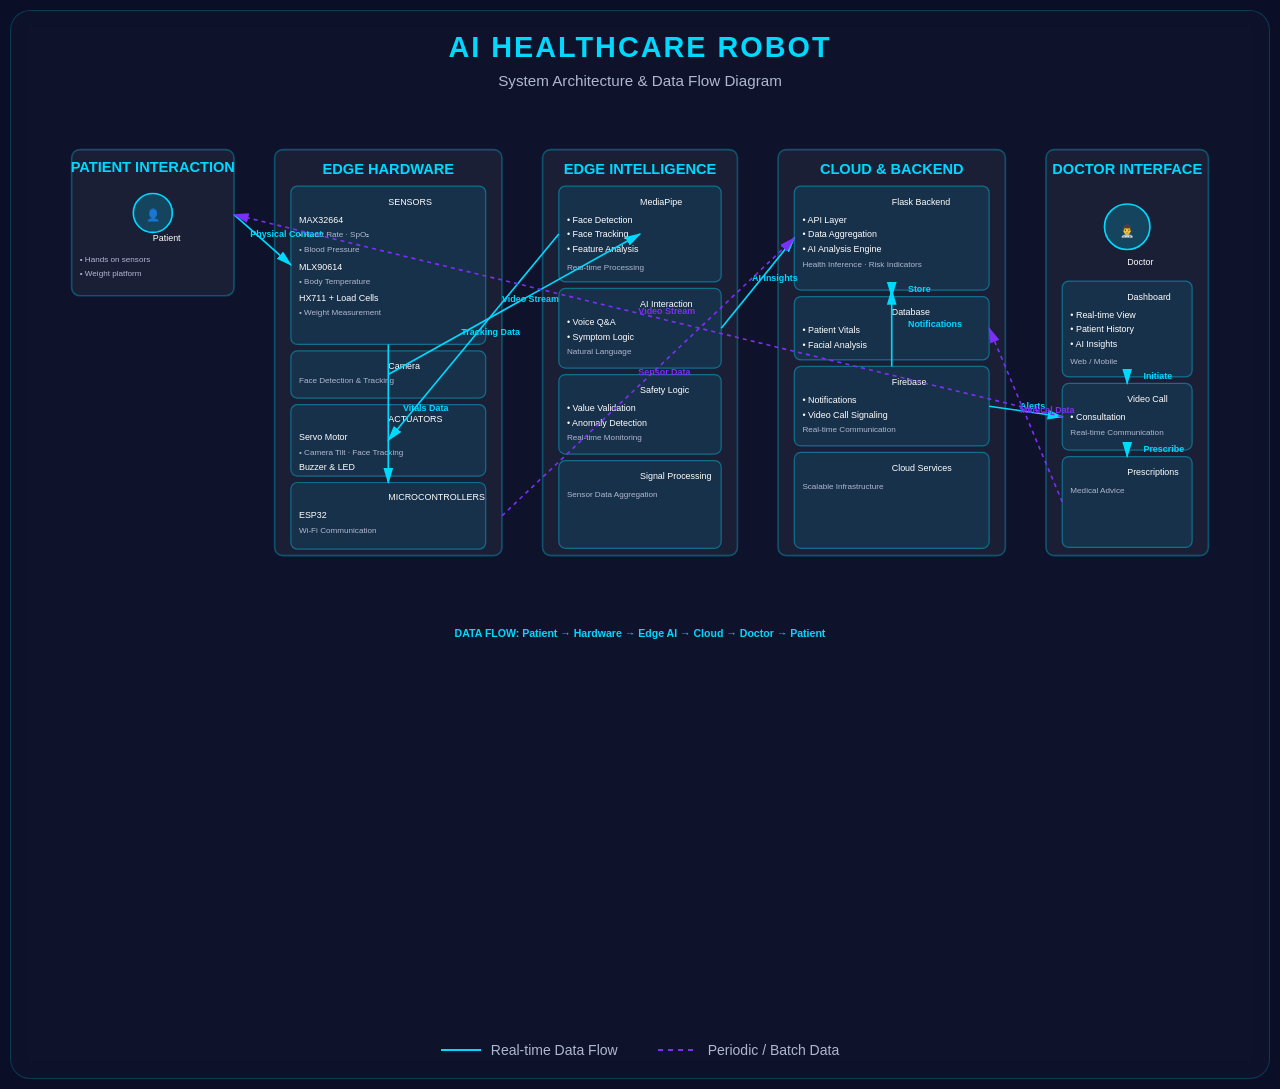
<file: architecture-diagram.html>
<!DOCTYPE html>
<html lang="en">
<head>
    <meta charset="UTF-8">
    <meta name="viewport" content="width=device-width, initial-scale=1.0">
    <title>AI Healthcare Robot - System Architecture</title>
    <style>
        * {
            margin: 0;
            padding: 0;
            box-sizing: border-box;
        }

        body {
            font-family: 'Segoe UI', Tahoma, Geneva, Verdana, sans-serif;
            background: #0a0e27;
            padding: 10px;
            color: #ffffff;
            margin: 0;
        }

        .diagram-container {
            max-width: 100%;
            margin: 0 auto;
            background: rgba(255, 255, 255, 0.02);
            border-radius: 20px;
            padding: 20px;
            backdrop-filter: blur(10px);
            border: 1px solid rgba(0, 217, 255, 0.2);
        }

        .diagram-title {
            text-align: center;
            font-size: 1.8rem;
            font-weight: 700;
            margin-bottom: 8px;
            color: #00d9ff;
            text-transform: uppercase;
            letter-spacing: 2px;
        }

        .diagram-subtitle {
            text-align: center;
            font-size: 0.95rem;
            color: #b0b8d1;
            margin-bottom: 20px;
        }

        svg {
            width: 100%;
            height: auto;
            display: block;
        }

        /* Layer Styles */
        .layer-box {
            fill: rgba(255, 255, 255, 0.05);
            stroke: rgba(0, 217, 255, 0.3);
            stroke-width: 2;
            rx: 10;
        }

        .layer-title {
            font-size: 18px;
            font-weight: 700;
            fill: #00d9ff;
            text-anchor: middle;
        }

        .component-box {
            fill: rgba(0, 217, 255, 0.1);
            stroke: rgba(0, 217, 255, 0.4);
            stroke-width: 1.5;
            rx: 8;
        }

        .component-text {
            font-size: 11px;
            fill: #ffffff;
            text-anchor: start;
            font-weight: 500;
        }

        .component-label {
            font-size: 10px;
            fill: #b0b8d1;
            text-anchor: start;
        }

        /* Arrows */
        .arrow-solid {
            stroke: #00d9ff;
            stroke-width: 2;
            fill: none;
            marker-end: url(#arrowhead-solid);
        }

        .arrow-dashed {
            stroke: #7b2ff7;
            stroke-width: 2;
            stroke-dasharray: 5,5;
            fill: none;
            marker-end: url(#arrowhead-dashed);
        }

        .arrow-label {
            font-size: 11px;
            fill: #00d9ff;
            font-weight: 600;
        }

        .arrow-label-dashed {
            font-size: 11px;
            fill: #7b2ff7;
            font-weight: 600;
        }

        /* Icons */
        .icon-circle {
            fill: rgba(0, 217, 255, 0.2);
            stroke: #00d9ff;
            stroke-width: 2;
        }

        .icon-text {
            font-size: 14px;
            fill: #00d9ff;
            text-anchor: middle;
            font-weight: 700;
        }

        /* Legend */
        .legend {
            margin-top: 40px;
            display: flex;
            justify-content: center;
            gap: 40px;
            flex-wrap: wrap;
        }

        .legend-item {
            display: flex;
            align-items: center;
            gap: 10px;
        }

        .legend-line {
            width: 40px;
            height: 2px;
            background: #00d9ff;
        }

        .legend-line-dashed {
            width: 40px;
            height: 2px;
            background: repeating-linear-gradient(to right, #7b2ff7 0, #7b2ff7 5px, transparent 5px, transparent 10px);
        }

        .legend-text {
            color: #b0b8d1;
            font-size: 14px;
        }
    </style>
</head>
<body>
    <div class="diagram-container">
        <h1 class="diagram-title">AI Healthcare Robot</h1>
        <p class="diagram-subtitle">System Architecture & Data Flow Diagram</p>

        <svg viewBox="0 0 1500 1100" xmlns="http://www.w3.org/2000/svg" style="max-width: 100%; height: auto;">
            <!-- Arrow Markers -->
            <defs>
                <marker id="arrowhead-solid" markerWidth="10" markerHeight="10" refX="9" refY="3" orient="auto">
                    <polygon points="0 0, 10 3, 0 6" fill="#00d9ff" />
                </marker>
                <marker id="arrowhead-dashed" markerWidth="10" markerHeight="10" refX="9" refY="3" orient="auto">
                    <polygon points="0 0, 10 3, 0 6" fill="#7b2ff7" />
                </marker>
            </defs>

            <!-- LAYER 1: PATIENT INTERACTION -->
            <g id="layer1">
                <rect x="50" y="50" width="200" height="180" class="layer-box" />
                <text x="150" y="78" class="layer-title">PATIENT INTERACTION</text>
                <circle cx="150" cy="128" r="24" class="icon-circle" />
                <text x="150" y="135" class="icon-text">👤</text>
                <text x="150" y="162" class="component-text" text-anchor="middle">Patient</text>
                <text x="60" y="188" class="component-label">• Hands on sensors</text>
                <text x="60" y="206" class="component-label">• Weight platform</text>
            </g>

            <!-- LAYER 2: ROBOT HARDWARE (EDGE) -->
            <g id="layer2">
                <rect x="300" y="50" width="280" height="500" class="layer-box" />
                <text x="440" y="80" class="layer-title">EDGE HARDWARE</text>
                
                <!-- Sensors Group -->
                <rect x="320" y="95" width="240" height="195" class="component-box" />
                <text x="440" y="118" class="component-text" font-weight="700" text-anchor="middle">SENSORS</text>
                <text x="330" y="140" class="component-text">MAX32664</text>
                <text x="330" y="158" class="component-label">• Heart Rate · SpO₂</text>
                <text x="330" y="176" class="component-label">• Blood Pressure</text>
                <text x="330" y="198" class="component-text">MLX90614</text>
                <text x="330" y="216" class="component-label">• Body Temperature</text>
                <text x="330" y="236" class="component-text">HX711 + Load Cells</text>
                <text x="330" y="254" class="component-label">• Weight Measurement</text>
                
                <!-- Camera -->
                <rect x="320" y="298" width="240" height="58" class="component-box" />
                <text x="440" y="320" class="component-text" text-anchor="middle" font-weight="700">Camera</text>
                <text x="330" y="338" class="component-label">Face Detection &amp; Tracking</text>
                
                <!-- Actuators -->
                <rect x="320" y="364" width="240" height="88" class="component-box" />
                <text x="440" y="386" class="component-text" font-weight="700" text-anchor="middle">ACTUATORS</text>
                <text x="330" y="408" class="component-text">Servo Motor</text>
                <text x="330" y="426" class="component-label">• Camera Tilt · Face Tracking</text>
                <text x="330" y="444" class="component-text">Buzzer &amp; LED</text>
                
                <!-- Microcontrollers -->
                <rect x="320" y="460" width="240" height="82" class="component-box" />
                <text x="440" y="482" class="component-text" font-weight="700" text-anchor="middle">MICROCONTROLLERS</text>
                <text x="330" y="504" class="component-text">ESP32</text>
                <text x="330" y="522" class="component-label">Wi-Fi Communication</text>
            </g>

            <!-- LAYER 3: EDGE INTELLIGENCE -->
            <g id="layer3">
                <rect x="630" y="50" width="240" height="500" class="layer-box" />
                <text x="750" y="80" class="layer-title">EDGE INTELLIGENCE</text>
                
                <!-- MediaPipe -->
                <rect x="650" y="95" width="200" height="118" class="component-box" />
                <text x="750" y="118" class="component-text" font-weight="700" text-anchor="middle">MediaPipe</text>
                <text x="660" y="140" class="component-text">• Face Detection</text>
                <text x="660" y="158" class="component-text">• Face Tracking</text>
                <text x="660" y="176" class="component-text">• Feature Analysis</text>
                <text x="660" y="198" class="component-label">Real-time Processing</text>
                
                <!-- AI Interaction -->
                <rect x="650" y="221" width="200" height="98" class="component-box" />
                <text x="750" y="244" class="component-text" font-weight="700" text-anchor="middle">AI Interaction</text>
                <text x="660" y="266" class="component-text">• Voice Q&amp;A</text>
                <text x="660" y="284" class="component-text">• Symptom Logic</text>
                <text x="660" y="302" class="component-label">Natural Language</text>
                
                <!-- Safety Logic -->
                <rect x="650" y="327" width="200" height="98" class="component-box" />
                <text x="750" y="350" class="component-text" font-weight="700" text-anchor="middle">Safety Logic</text>
                <text x="660" y="372" class="component-text">• Value Validation</text>
                <text x="660" y="390" class="component-text">• Anomaly Detection</text>
                <text x="660" y="408" class="component-label">Real-time Monitoring</text>
                
                <!-- Data Processing -->
                <rect x="650" y="433" width="200" height="108" class="component-box" />
                <text x="750" y="456" class="component-text" font-weight="700" text-anchor="middle">Signal Processing</text>
                <text x="660" y="478" class="component-label">Sensor Data Aggregation</text>
            </g>

            <!-- LAYER 4: CLOUD & BACKEND -->
            <g id="layer4">
                <rect x="920" y="50" width="280" height="500" class="layer-box" />
                <text x="1060" y="80" class="layer-title">CLOUD &amp; BACKEND</text>
                
                <!-- Flask Backend -->
                <rect x="940" y="95" width="240" height="128" class="component-box" />
                <text x="1060" y="118" class="component-text" font-weight="700" text-anchor="middle">Flask Backend</text>
                <text x="950" y="140" class="component-text">• API Layer</text>
                <text x="950" y="158" class="component-text">• Data Aggregation</text>
                <text x="950" y="176" class="component-text">• AI Analysis Engine</text>
                <text x="950" y="194" class="component-label">Health Inference · Risk Indicators</text>
                
                <!-- Database -->
                <rect x="940" y="231" width="240" height="78" class="component-box" />
                <text x="1060" y="254" class="component-text" font-weight="700" text-anchor="middle">Database</text>
                <text x="950" y="276" class="component-text">• Patient Vitals</text>
                <text x="950" y="294" class="component-text">• Facial Analysis</text>
                
                <!-- Firebase -->
                <rect x="940" y="317" width="240" height="98" class="component-box" />
                <text x="1060" y="340" class="component-text" font-weight="700" text-anchor="middle">Firebase</text>
                <text x="950" y="362" class="component-text">• Notifications</text>
                <text x="950" y="380" class="component-text">• Video Call Signaling</text>
                <text x="950" y="398" class="component-label">Real-time Communication</text>
                
                <!-- Cloud Services -->
                <rect x="940" y="423" width="240" height="118" class="component-box" />
                <text x="1060" y="446" class="component-text" font-weight="700" text-anchor="middle">Cloud Services</text>
                <text x="950" y="468" class="component-label">Scalable Infrastructure</text>
            </g>

            <!-- LAYER 5: DOCTOR & ADMIN -->
            <g id="layer5">
                <rect x="1250" y="50" width="200" height="500" class="layer-box" />
                <text x="1350" y="80" class="layer-title">DOCTOR INTERFACE</text>
                
                <!-- Doctor Icon -->
                <circle cx="1350" cy="145" r="28" class="icon-circle" />
                <text x="1350" y="155" class="icon-text" font-size="18">👨‍⚕️</text>
                <text x="1350" y="192" class="component-text" font-weight="700" text-anchor="middle">Doctor</text>
                
                <!-- Dashboard -->
                <rect x="1270" y="212" width="160" height="118" class="component-box" />
                <text x="1350" y="235" class="component-text" font-weight="700" text-anchor="middle">Dashboard</text>
                <text x="1280" y="257" class="component-text">• Real-time View</text>
                <text x="1280" y="275" class="component-text">• Patient History</text>
                <text x="1280" y="293" class="component-text">• AI Insights</text>
                <text x="1280" y="314" class="component-label">Web / Mobile</text>
                
                <!-- Video Call -->
                <rect x="1270" y="338" width="160" height="82" class="component-box" />
                <text x="1350" y="361" class="component-text" font-weight="700" text-anchor="middle">Video Call</text>
                <text x="1280" y="383" class="component-text">• Consultation</text>
                <text x="1280" y="402" class="component-label">Real-time Communication</text>
                
                <!-- Prescriptions -->
                <rect x="1270" y="428" width="160" height="112" class="component-box" />
                <text x="1350" y="451" class="component-text" font-weight="700" text-anchor="middle">Prescriptions</text>
                <text x="1280" y="473" class="component-label">Medical Advice</text>
            </g>

            <!-- DATA FLOW ARROWS -->
            
            <!-- Patient to Sensors -->
            <line x1="250" y1="130" x2="320" y2="192" class="arrow-solid" />
            <text x="270" y="158" class="arrow-label">Physical Contact</text>
            
            <!-- Sensors to ESP32 -->
            <line x1="440" y1="290" x2="440" y2="460" class="arrow-solid" />
            <text x="458" y="372" class="arrow-label">Vitals Data</text>
            
            <!-- Camera to MediaPipe -->
            <line x1="440" y1="327" x2="750" y2="154" class="arrow-solid" />
            <text x="580" y="238" class="arrow-label">Video Stream</text>
            
            <!-- MediaPipe to Servo -->
            <line x1="650" y1="154" x2="440" y2="408" class="arrow-solid" />
            <text x="530" y="278" class="arrow-label">Tracking Data</text>
            
            <!-- Edge AI to Flask -->
            <line x1="850" y1="270" x2="940" y2="159" class="arrow-solid" />
            <text x="888" y="212" class="arrow-label">AI Insights</text>
            
            <!-- ESP32 to Flask -->
            <line x1="580" y1="501" x2="940" y2="159" class="arrow-dashed" />
            <text x="748" y="328" class="arrow-label-dashed">Sensor Data</text>
            
            <!-- Flask to Database -->
            <line x1="1060" y1="223" x2="1060" y2="231" class="arrow-solid" />
            <text x="1080" y="226" class="arrow-label">Store</text>
            
            <!-- Flask to Firebase -->
            <line x1="1060" y1="317" x2="1060" y2="223" class="arrow-solid" />
            <text x="1080" y="268" class="arrow-label">Notifications</text>
            
            <!-- Firebase to Doctor -->
            <line x1="1180" y1="366" x2="1270" y2="379" class="arrow-solid" />
            <text x="1218" y="370" class="arrow-label">Alerts</text>
            
            <!-- Doctor to Video Call -->
            <line x1="1350" y1="330" x2="1350" y2="338" class="arrow-solid" />
            <text x="1370" y="332" class="arrow-label">Initiate</text>
            
            <!-- Video Call to Patient -->
            <line x1="1270" y1="379" x2="250" y2="130" class="arrow-dashed" />
            <text x="748" y="252" class="arrow-label-dashed">Video Stream</text>
            
            <!-- Doctor to Prescriptions -->
            <line x1="1350" y1="420" x2="1350" y2="428" class="arrow-solid" />
            <text x="1370" y="422" class="arrow-label">Prescribe</text>
            
            <!-- Prescriptions to Backend -->
            <line x1="1270" y1="484" x2="1180" y2="270" class="arrow-dashed" />
            <text x="1218" y="374" class="arrow-label-dashed">Medical Data</text>

            <!-- Bottom Labels -->
            <text x="750" y="650" font-size="13" fill="#00d9ff" text-anchor="middle" font-weight="700">
                DATA FLOW: Patient → Hardware → Edge AI → Cloud → Doctor → Patient
            </text>
        </svg>

        <!-- Legend -->
        <div class="legend">
            <div class="legend-item">
                <div class="legend-line"></div>
                <span class="legend-text">Real-time Data Flow</span>
            </div>
            <div class="legend-item">
                <div class="legend-line-dashed"></div>
                <span class="legend-text">Periodic / Batch Data</span>
            </div>
        </div>
    </div>
</body>
</html>
</file>
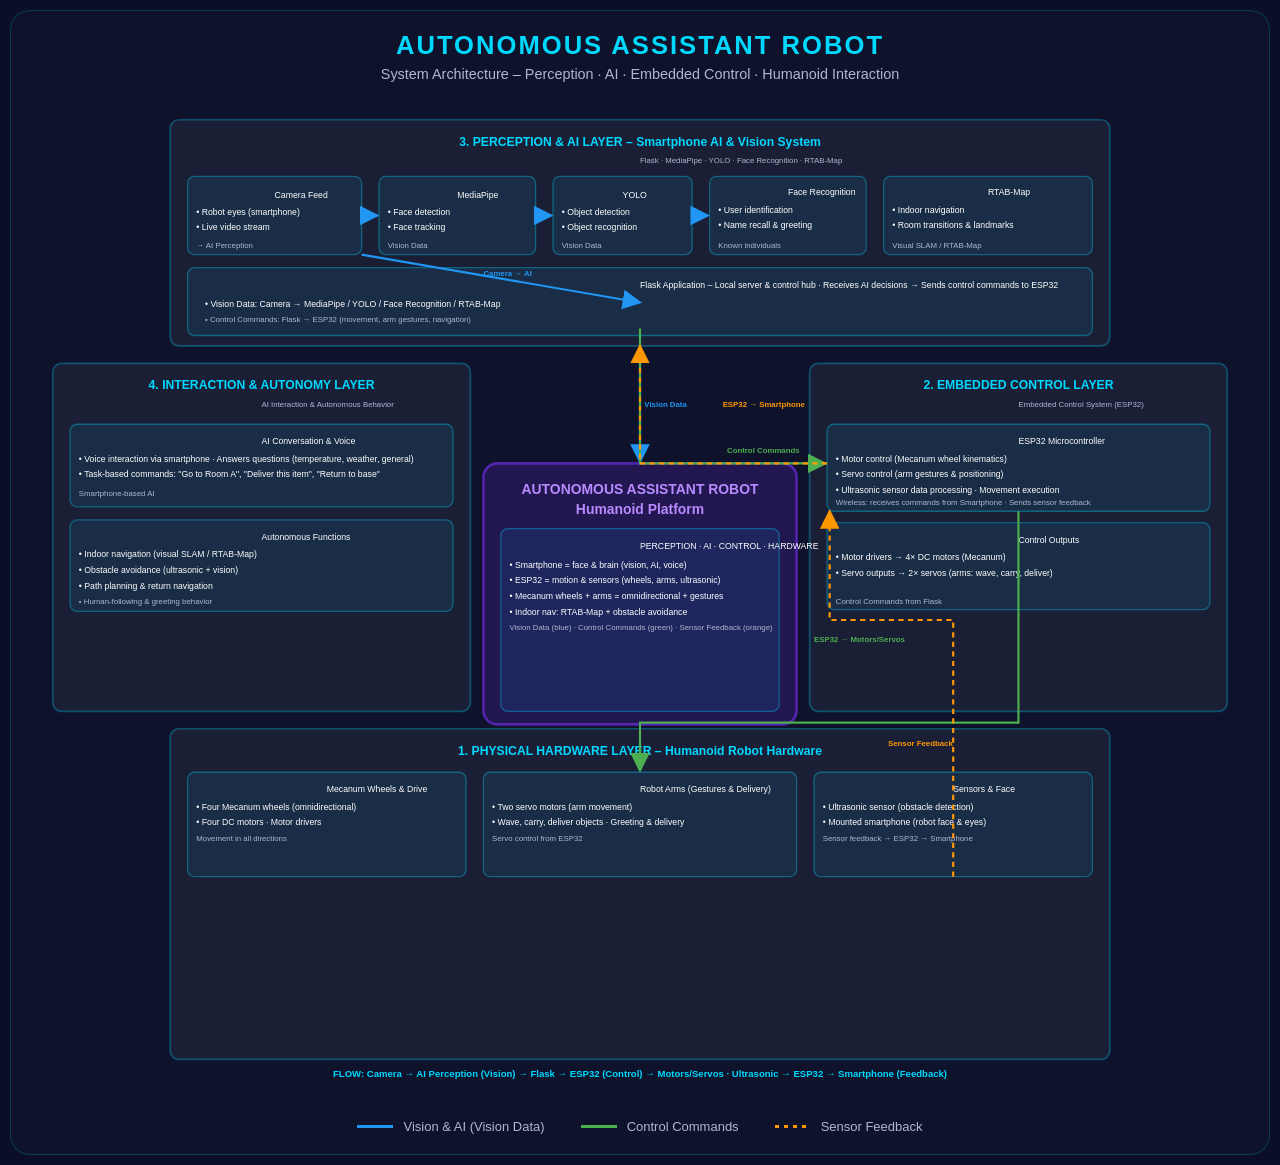
<file: autonomous-assistant-robot-diagram.html>
<!DOCTYPE html>
<html lang="en">
<head>
    <meta charset="UTF-8">
    <meta name="viewport" content="width=device-width, initial-scale=1.0">
    <title>Autonomous Assistant Robot – System Architecture</title>
    <style>
        * { margin: 0; padding: 0; box-sizing: border-box; }
        body {
            font-family: 'Segoe UI', Tahoma, Geneva, Verdana, sans-serif;
            background: #0a0e27;
            padding: 10px;
            color: #ffffff;
        }
        .diagram-container {
            max-width: 100%;
            margin: 0 auto;
            background: rgba(255, 255, 255, 0.02);
            border-radius: 20px;
            padding: 20px;
            backdrop-filter: blur(10px);
            border: 1px solid rgba(0, 217, 255, 0.2);
        }
        .diagram-title {
            text-align: center;
            font-size: 1.6rem;
            font-weight: 700;
            margin-bottom: 6px;
            color: #00d9ff;
            text-transform: uppercase;
            letter-spacing: 2px;
        }
        .diagram-subtitle {
            text-align: center;
            font-size: 0.9rem;
            color: #b0b8d1;
            margin-bottom: 16px;
        }
        svg { width: 100%; height: auto; display: block; }
        .layer-box {
            fill: rgba(255, 255, 255, 0.05);
            stroke: rgba(0, 217, 255, 0.3);
            stroke-width: 2;
            rx: 10;
        }
        .layer-title { font-size: 14px; font-weight: 700; fill: #00d9ff; text-anchor: middle; }
        .component-box {
            fill: rgba(0, 217, 255, 0.08);
            stroke: rgba(0, 217, 255, 0.35);
            stroke-width: 1.5;
            rx: 8;
        }
        .component-text { font-size: 10px; fill: #ffffff; text-anchor: start; font-weight: 500; }
        .component-label { font-size: 9px; fill: #b0b8d1; text-anchor: start; }
        .robot-center {
            fill: rgba(123, 47, 247, 0.18);
            stroke: rgba(123, 47, 247, 0.6);
            stroke-width: 3;
            rx: 16;
        }
        .robot-title { font-size: 16px; font-weight: 700; fill: #b88aff; text-anchor: middle; }
        .arrow-vision { stroke: #2196f3; stroke-width: 2.5; fill: none; marker-end: url(#arrow-vision); }
        .arrow-control { stroke: #4caf50; stroke-width: 2.5; fill: none; marker-end: url(#arrow-control); }
        .arrow-feedback { stroke: #ff9800; stroke-width: 2.5; stroke-dasharray: 6,5; fill: none; marker-end: url(#arrow-feedback); }
        .label-vision { font-size: 9px; fill: #2196f3; font-weight: 600; }
        .label-control { font-size: 9px; fill: #4caf50; font-weight: 600; }
        .label-feedback { font-size: 9px; fill: #ff9800; font-weight: 600; }
        .legend { margin-top: 20px; display: flex; justify-content: center; gap: 36px; flex-wrap: wrap; }
        .legend-item { display: flex; align-items: center; gap: 10px; }
        .legend-vision { width: 36px; height: 3px; background: #2196f3; }
        .legend-control { width: 36px; height: 3px; background: #4caf50; }
        .legend-feedback { width: 36px; height: 3px; background: repeating-linear-gradient(90deg, #ff9800 0, #ff9800 4px, transparent 4px, transparent 9px); }
        .legend-text { color: #b0b8d1; font-size: 13px; }
    </style>
</head>
<body>
    <div class="diagram-container">
        <h1 class="diagram-title">Autonomous Assistant Robot</h1>
        <p class="diagram-subtitle">System Architecture – Perception · AI · Embedded Control · Humanoid Interaction</p>

        <svg viewBox="0 0 1400 1150" xmlns="http://www.w3.org/2000/svg">
            <defs>
                <marker id="arrow-vision" markerWidth="9" markerHeight="9" refX="8" refY="4.5" orient="auto">
                    <polygon points="0 0, 9 4.5, 0 9" fill="#2196f3" />
                </marker>
                <marker id="arrow-control" markerWidth="9" markerHeight="9" refX="8" refY="4.5" orient="auto">
                    <polygon points="0 0, 9 4.5, 0 9" fill="#4caf50" />
                </marker>
                <marker id="arrow-feedback" markerWidth="9" markerHeight="9" refX="8" refY="4.5" orient="auto">
                    <polygon points="0 0, 9 4.5, 0 9" fill="#ff9800" />
                </marker>
            </defs>

            <!-- ========== TOP: PERCEPTION & AI LAYER ========== -->
            <g id="perception-layer">
                <rect x="160" y="25" width="1080" height="260" class="layer-box" />
                <text x="700" y="55" class="layer-title">3. PERCEPTION &amp; AI LAYER – Smartphone AI &amp; Vision System</text>
                <text x="700" y="75" class="component-label" text-anchor="middle" font-size="9px">Flask · MediaPipe · YOLO · Face Recognition · RTAB-Map</text>

                <rect x="180" y="90" width="200" height="90" class="component-box" />
                <text x="280" y="115" class="component-text" font-weight="700" text-anchor="middle" font-size="11px">Camera Feed</text>
                <text x="190" y="135" class="component-text" font-size="10px">• Robot eyes (smartphone)</text>
                <text x="190" y="152" class="component-text" font-size="10px">• Live video stream</text>
                <text x="190" y="172" class="component-label" font-size="9px">→ AI Perception</text>

                <rect x="400" y="90" width="180" height="90" class="component-box" />
                <text x="490" y="115" class="component-text" font-weight="700" text-anchor="middle" font-size="10px">MediaPipe</text>
                <text x="410" y="135" class="component-text" font-size="10px">• Face detection</text>
                <text x="410" y="152" class="component-text" font-size="10px">• Face tracking</text>
                <text x="410" y="172" class="component-label" font-size="9px">Vision Data</text>

                <rect x="600" y="90" width="160" height="90" class="component-box" />
                <text x="680" y="115" class="component-text" font-weight="700" text-anchor="middle" font-size="10px">YOLO</text>
                <text x="610" y="135" class="component-text" font-size="10px">• Object detection</text>
                <text x="610" y="152" class="component-text" font-size="10px">• Object recognition</text>
                <text x="610" y="172" class="component-label" font-size="9px">Vision Data</text>

                <rect x="780" y="90" width="180" height="90" class="component-box" />
                <text x="870" y="112" class="component-text" font-weight="700" text-anchor="middle" font-size="10px">Face Recognition</text>
                <text x="790" y="132" class="component-text" font-size="10px">• User identification</text>
                <text x="790" y="149" class="component-text" font-size="10px">• Name recall &amp; greeting</text>
                <text x="790" y="172" class="component-label" font-size="9px">Known individuals</text>

                <rect x="980" y="90" width="240" height="90" class="component-box" />
                <text x="1100" y="112" class="component-text" font-weight="700" text-anchor="middle" font-size="10px">RTAB-Map</text>
                <text x="990" y="132" class="component-text" font-size="10px">• Indoor navigation</text>
                <text x="990" y="149" class="component-text" font-size="10px">• Room transitions &amp; landmarks</text>
                <text x="990" y="172" class="component-label" font-size="9px">Visual SLAM / RTAB-Map</text>

                <rect x="180" y="195" width="1040" height="78" class="component-box" />
                <text x="700" y="218" class="component-text" font-weight="700" text-anchor="middle" font-size="10px">Flask Application – Local server &amp; control hub · Receives AI decisions → Sends control commands to ESP32</text>
                <text x="200" y="240" class="component-text" font-size="10px">• Vision Data: Camera → MediaPipe / YOLO / Face Recognition / RTAB-Map</text>
                <text x="200" y="258" class="component-label" font-size="9px">• Control Commands: Flask → ESP32 (movement, arm gestures, navigation)</text>
            </g>

            <!-- ========== LEFT: INTERACTION & AUTONOMY LAYER ========== -->
            <g id="interaction-layer">
                <rect x="25" y="305" width="480" height="400" class="layer-box" />
                <text x="265" y="335" class="layer-title">4. INTERACTION &amp; AUTONOMY LAYER</text>
                <text x="265" y="355" class="component-label" text-anchor="middle" font-size="9px">AI Interaction &amp; Autonomous Behavior</text>

                <rect x="45" y="375" width="440" height="95" class="component-box" />
                <text x="265" y="398" class="component-text" font-weight="700" text-anchor="middle" font-size="11px">AI Conversation &amp; Voice</text>
                <text x="55" y="418" class="component-text" font-size="10px">• Voice interaction via smartphone · Answers questions (temperature, weather, general)</text>
                <text x="55" y="436" class="component-text" font-size="10px">• Task-based commands: &quot;Go to Room A&quot;, &quot;Deliver this item&quot;, &quot;Return to base&quot;</text>
                <text x="55" y="458" class="component-label" font-size="9px">Smartphone-based AI</text>

                <rect x="45" y="485" width="440" height="105" class="component-box" />
                <text x="265" y="508" class="component-text" font-weight="700" text-anchor="middle" font-size="11px">Autonomous Functions</text>
                <text x="55" y="528" class="component-text" font-size="10px">• Indoor navigation (visual SLAM / RTAB-Map)</text>
                <text x="55" y="546" class="component-text" font-size="10px">• Obstacle avoidance (ultrasonic + vision)</text>
                <text x="55" y="564" class="component-text" font-size="10px">• Path planning &amp; return navigation</text>
                <text x="55" y="582" class="component-label" font-size="9px">• Human-following &amp; greeting behavior</text>
            </g>

            <!-- ========== RIGHT: EMBEDDED CONTROL LAYER ========== -->
            <g id="control-layer">
                <rect x="895" y="305" width="480" height="400" class="layer-box" />
                <text x="1135" y="335" class="layer-title">2. EMBEDDED CONTROL LAYER</text>
                <text x="1135" y="355" class="component-label" text-anchor="middle" font-size="9px">Embedded Control System (ESP32)</text>

                <rect x="915" y="375" width="440" height="100" class="component-box" />
                <text x="1135" y="398" class="component-text" font-weight="700" text-anchor="middle" font-size="11px">ESP32 Microcontroller</text>
                <text x="925" y="418" class="component-text" font-size="10px">• Motor control (Mecanum wheel kinematics)</text>
                <text x="925" y="436" class="component-text" font-size="10px">• Servo control (arm gestures &amp; positioning)</text>
                <text x="925" y="454" class="component-text" font-size="10px">• Ultrasonic sensor data processing · Movement execution</text>
                <text x="925" y="468" class="component-label" font-size="9px">Wireless: receives commands from Smartphone · Sends sensor feedback</text>

                <rect x="915" y="488" width="440" height="100" class="component-box" />
                <text x="1135" y="511" class="component-text" font-weight="700" text-anchor="middle" font-size="10px">Control Outputs</text>
                <text x="925" y="531" class="component-text" font-size="10px">• Motor drivers → 4× DC motors (Mecanum)</text>
                <text x="925" y="549" class="component-text" font-size="10px">• Servo outputs → 2× servos (arms: wave, carry, deliver)</text>
                <text x="925" y="582" class="component-label" font-size="9px">Control Commands from Flask</text>
            </g>

            <!-- ========== BOTTOM: PHYSICAL HARDWARE LAYER ========== -->
            <g id="hardware-layer">
                <rect x="160" y="725" width="1080" height="380" class="layer-box" />
                <text x="700" y="755" class="layer-title">1. PHYSICAL HARDWARE LAYER – Humanoid Robot Hardware</text>

                <rect x="180" y="775" width="320" height="120" class="component-box" />
                <text x="340" y="798" class="component-text" font-weight="700" text-anchor="middle" font-size="11px">Mecanum Wheels &amp; Drive</text>
                <text x="190" y="818" class="component-text" font-size="10px">• Four Mecanum wheels (omnidirectional)</text>
                <text x="190" y="836" class="component-text" font-size="10px">• Four DC motors · Motor drivers</text>
                <text x="190" y="854" class="component-label" font-size="9px">Movement in all directions</text>

                <rect x="520" y="775" width="360" height="120" class="component-box" />
                <text x="700" y="798" class="component-text" font-weight="700" text-anchor="middle" font-size="11px">Robot Arms (Gestures &amp; Delivery)</text>
                <text x="530" y="818" class="component-text" font-size="10px">• Two servo motors (arm movement)</text>
                <text x="530" y="836" class="component-text" font-size="10px">• Wave, carry, deliver objects · Greeting &amp; delivery</text>
                <text x="530" y="854" class="component-label" font-size="9px">Servo control from ESP32</text>

                <rect x="900" y="775" width="320" height="120" class="component-box" />
                <text x="1060" y="798" class="component-text" font-weight="700" text-anchor="middle" font-size="11px">Sensors &amp; Face</text>
                <text x="910" y="818" class="component-text" font-size="10px">• Ultrasonic sensor (obstacle detection)</text>
                <text x="910" y="836" class="component-text" font-size="10px">• Mounted smartphone (robot face &amp; eyes)</text>
                <text x="910" y="854" class="component-label" font-size="9px">Sensor feedback → ESP32 → Smartphone</text>
            </g>

            <!-- ========== CENTER: ROBOT ========== -->
            <g id="robot-center">
                <rect x="520" y="420" width="360" height="300" class="robot-center" />
                <text x="700" y="455" class="robot-title">AUTONOMOUS ASSISTANT ROBOT</text>
                <text x="700" y="478" class="robot-title" font-size="12px">Humanoid Platform</text>
                <rect x="540" y="495" width="320" height="210" class="component-box" />
                <text x="700" y="518" class="component-text" font-weight="700" text-anchor="middle" font-size="11px">PERCEPTION · AI · CONTROL · HARDWARE</text>
                <text x="550" y="540" class="component-text" font-size="10px">• Smartphone = face &amp; brain (vision, AI, voice)</text>
                <text x="550" y="558" class="component-text" font-size="10px">• ESP32 = motion &amp; sensors (wheels, arms, ultrasonic)</text>
                <text x="550" y="576" class="component-text" font-size="10px">• Mecanum wheels + arms = omnidirectional + gestures</text>
                <text x="550" y="594" class="component-text" font-size="10px">• Indoor nav: RTAB-Map + obstacle avoidance</text>
                <text x="550" y="612" class="component-label" font-size="9px">Vision Data (blue) · Control Commands (green) · Sensor Feedback (orange)</text>
            </g>

            <!-- ========== ARROWS: Vision (Blue) ========== -->
            <path d="M 380 135 L 398 135" class="arrow-vision" />
            <path d="M 580 135 L 598 135" class="arrow-vision" />
            <path d="M 760 135 L 778 135" class="arrow-vision" />
            <path d="M 700 285 L 700 418" class="arrow-vision" />
            <text x="705" y="355" class="label-vision">Vision Data</text>
            <path d="M 380 180 L 700 235" class="arrow-vision" />
            <text x="520" y="205" class="label-vision">Camera → AI</text>

            <!-- ========== ARROWS: Control (Green) ========== -->
            <path d="M 700 265 L 700 420 L 913 420" class="arrow-control" />
            <text x="800" y="408" class="label-control">Control Commands</text>
            <path d="M 1135 475 L 1135 718 L 700 718 L 700 773" class="arrow-control" />
            <text x="900" y="625" class="label-control">ESP32 → Motors/Servos</text>

            <!-- ========== ARROWS: Sensor Feedback (Orange) ========== -->
            <path d="M 1060 895 L 1060 600 L 918 600 L 918 475" class="arrow-feedback" />
            <text x="985" y="745" class="label-feedback">Sensor Feedback</text>
            <path d="M 915 420 L 700 420 L 700 285" class="arrow-feedback" />
            <text x="795" y="355" class="label-feedback">ESP32 → Smartphone</text>

            <!-- Flow summary -->
            <text x="700" y="1125" font-size="11" fill="#00d9ff" text-anchor="middle" font-weight="700">
                FLOW: Camera → AI Perception (Vision) → Flask → ESP32 (Control) → Motors/Servos · Ultrasonic → ESP32 → Smartphone (Feedback)
            </text>
        </svg>

        <div class="legend">
            <div class="legend-item"><div class="legend-vision"></div><span class="legend-text">Vision &amp; AI (Vision Data)</span></div>
            <div class="legend-item"><div class="legend-control"></div><span class="legend-text">Control Commands</span></div>
            <div class="legend-item"><div class="legend-feedback"></div><span class="legend-text">Sensor Feedback</span></div>
        </div>
    </div>
</body>
</html>
</file>
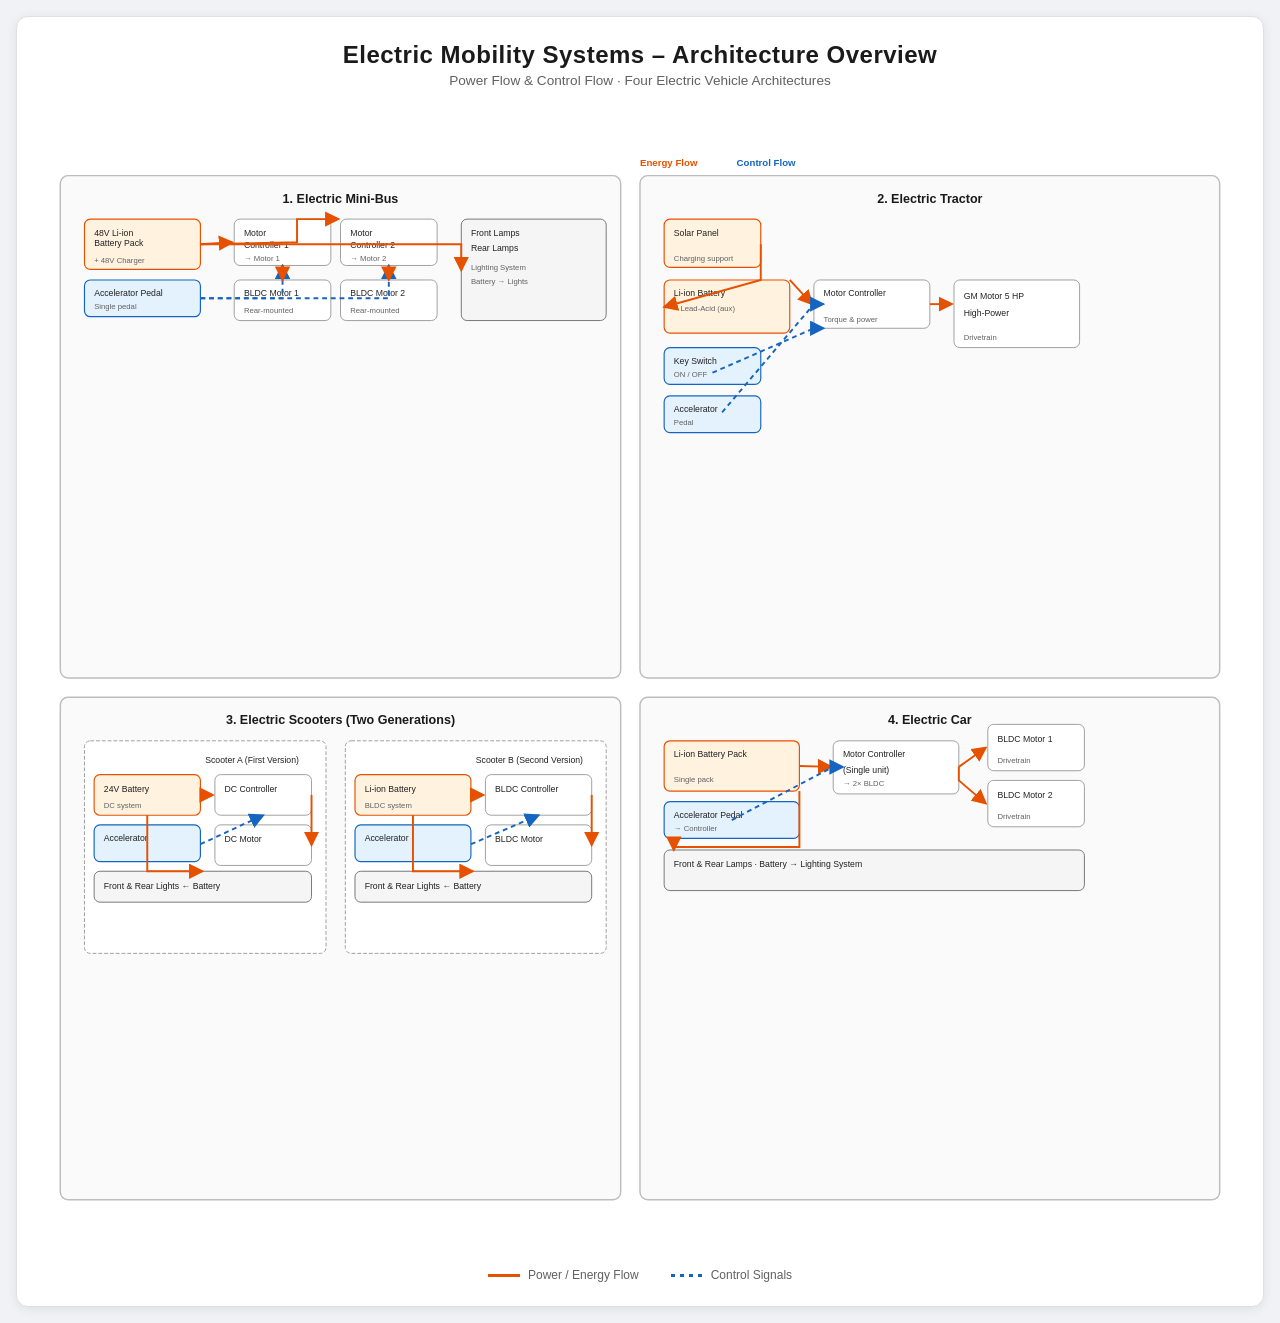
<file: electric-mobility-diagram.html>
<!DOCTYPE html>
<html lang="en">
<head>
    <meta charset="UTF-8">
    <meta name="viewport" content="width=device-width, initial-scale=1.0">
    <title>Electric Mobility Systems – Architecture Overview</title>
    <style>
        * { margin: 0; padding: 0; box-sizing: border-box; }
        body {
            font-family: 'Segoe UI', Tahoma, Geneva, Verdana, sans-serif;
            background: #f0f2f5;
            padding: 16px;
            color: #1a1a1a;
        }
        .diagram-container {
            max-width: 100%;
            margin: 0 auto;
            background: #ffffff;
            border-radius: 12px;
            padding: 24px;
            box-shadow: 0 2px 12px rgba(0,0,0,0.08);
            border: 1px solid #e0e0e0;
        }
        .diagram-title {
            text-align: center;
            font-size: 1.5rem;
            font-weight: 700;
            margin-bottom: 4px;
            color: #1a1a1a;
            letter-spacing: 0.5px;
        }
        .diagram-subtitle {
            text-align: center;
            font-size: 0.85rem;
            color: #616161;
            margin-bottom: 20px;
        }
        svg { width: 100%; height: auto; display: block; }
        .panel {
            fill: #fafafa;
            stroke: #bdbdbd;
            stroke-width: 1.5;
            rx: 8;
        }
        .panel-title {
            font-size: 13px;
            font-weight: 700;
            fill: #1a1a1a;
            text-anchor: middle;
        }
        .comp-box {
            fill: #ffffff;
            stroke: #9e9e9e;
            stroke-width: 1;
            rx: 6;
        }
        .comp-power { fill: #fff3e0; stroke: #e65100; stroke-width: 1.2; rx: 6; }
        .comp-control { fill: #e3f2fd; stroke: #1565c0; stroke-width: 1.2; rx: 6; }
        .comp-load { fill: #f5f5f5; stroke: #757575; stroke-width: 1; rx: 6; }
        .comp-text { font-size: 9px; fill: #212121; text-anchor: start; font-weight: 500; }
        .comp-label { font-size: 8px; fill: #616161; text-anchor: start; }
        .arrow-power { stroke: #e65100; stroke-width: 2; fill: none; marker-end: url(#arrow-power); }
        .arrow-control { stroke: #1565c0; stroke-width: 2; stroke-dasharray: 5,4; fill: none; marker-end: url(#arrow-control); }
        .legend { margin-top: 20px; display: flex; justify-content: center; gap: 32px; flex-wrap: wrap; }
        .legend-item { display: flex; align-items: center; gap: 8px; }
        .legend-power { width: 32px; height: 3px; background: #e65100; }
        .legend-control { width: 32px; height: 3px; background: repeating-linear-gradient(90deg, #1565c0 0, #1565c0 4px, transparent 4px, transparent 9px); }
        .legend-text { color: #616161; font-size: 12px; }
    </style>
</head>
<body>
    <div class="diagram-container">
        <h1 class="diagram-title">Electric Mobility Systems – Architecture Overview</h1>
        <p class="diagram-subtitle">Power Flow & Control Flow · Four Electric Vehicle Architectures</p>

        <svg viewBox="0 0 1240 1180" xmlns="http://www.w3.org/2000/svg">
            <defs>
                <marker id="arrow-power" markerWidth="8" markerHeight="8" refX="7" refY="4" orient="auto">
                    <polygon points="0 0, 8 4, 0 8" fill="#e65100" />
                </marker>
                <marker id="arrow-control" markerWidth="8" markerHeight="8" refX="7" refY="4" orient="auto">
                    <polygon points="0 0, 8 4, 0 8" fill="#1565c0" />
                </marker>
            </defs>

            <!-- ========== PANEL 1: ELECTRIC MINI-BUS ========== -->
            <g id="panel-minibus">
                <rect x="20" y="70" width="580" height="520" class="panel" />
                <text x="310" y="98" class="panel-title">1. Electric Mini-Bus</text>

                <!-- Components -->
                <rect x="45" y="115" width="120" height="52" class="comp-power" />
                <text x="55" y="132" class="comp-text">48V Li-ion</text>
                <text x="55" y="143" class="comp-text">Battery Pack</text>
                <text x="55" y="160" class="comp-label">+ 48V Charger</text>

                <rect x="45" y="178" width="120" height="38" class="comp-control" />
                <text x="55" y="195" class="comp-text">Accelerator Pedal</text>
                <text x="55" y="208" class="comp-label">Single pedal</text>

                <rect x="200" y="115" width="100" height="48" class="comp-box" />
                <text x="210" y="132" class="comp-text">Motor</text>
                <text x="210" y="145" class="comp-text">Controller 1</text>
                <text x="210" y="158" class="comp-label">→ Motor 1</text>

                <rect x="310" y="115" width="100" height="48" class="comp-box" />
                <text x="320" y="132" class="comp-text">Motor</text>
                <text x="320" y="145" class="comp-text">Controller 2</text>
                <text x="320" y="158" class="comp-label">→ Motor 2</text>

                <rect x="200" y="178" width="100" height="42" class="comp-box" />
                <text x="210" y="195" class="comp-text">BLDC Motor 1</text>
                <text x="210" y="212" class="comp-label">Rear-mounted</text>

                <rect x="310" y="178" width="100" height="42" class="comp-box" />
                <text x="320" y="195" class="comp-text">BLDC Motor 2</text>
                <text x="320" y="212" class="comp-label">Rear-mounted</text>

                <rect x="435" y="115" width="150" height="105" class="comp-load" />
                <text x="445" y="132" class="comp-text">Front Lamps</text>
                <text x="445" y="148" class="comp-text">Rear Lamps</text>
                <text x="445" y="168" class="comp-label">Lighting System</text>
                <text x="445" y="182" class="comp-label">Battery → Lights</text>

                <!-- Arrows - Mini-Bus -->
                <path d="M 165 141 L 198 139" class="arrow-power" />
                <path d="M 165 141 L 265 139 L 265 115 L 308 115" class="arrow-power" />
                <path d="M 165 197 L 250 197 L 250 163" class="arrow-control" />
                <path d="M 165 197 L 360 197 L 360 163" class="arrow-control" />
                <path d="M 250 163 L 250 178" class="arrow-power" />
                <path d="M 360 163 L 360 178" class="arrow-power" />
                <path d="M 165 141 L 435 141 L 435 168" class="arrow-power" />
            </g>

            <!-- ========== PANEL 2: ELECTRIC TRACTOR ========== -->
            <g id="panel-tractor">
                <rect x="620" y="70" width="600" height="520" class="panel" />
                <text x="920" y="98" class="panel-title">2. Electric Tractor</text>

                <rect x="645" y="115" width="100" height="50" class="comp-power" />
                <text x="655" y="132" class="comp-text">Solar Panel</text>
                <text x="655" y="158" class="comp-label">Charging support</text>

                <rect x="645" y="178" width="130" height="55" class="comp-power" />
                <text x="655" y="195" class="comp-text">Li-ion Battery</text>
                <text x="655" y="210" class="comp-label">+ Lead-Acid (aux)</text>

                <rect x="645" y="248" width="100" height="38" class="comp-control" />
                <text x="655" y="265" class="comp-text">Key Switch</text>
                <text x="655" y="278" class="comp-label">ON / OFF</text>

                <rect x="645" y="298" width="100" height="38" class="comp-control" />
                <text x="655" y="315" class="comp-text">Accelerator</text>
                <text x="655" y="328" class="comp-label">Pedal</text>

                <rect x="800" y="178" width="120" height="50" class="comp-box" />
                <text x="810" y="195" class="comp-text">Motor Controller</text>
                <text x="810" y="222" class="comp-label">Torque & power</text>

                <rect x="945" y="178" width="130" height="70" class="comp-box" />
                <text x="955" y="198" class="comp-text">GM Motor 5 HP</text>
                <text x="955" y="215" class="comp-text">High-Power</text>
                <text x="955" y="240" class="comp-label">Drivetrain</text>

                <!-- Arrows - Tractor -->
                <path d="M 745 141 L 745 178 L 645 206" class="arrow-power" />
                <path d="M 775 178 L 798 203" class="arrow-power" />
                <path d="M 920 203 L 943 203" class="arrow-power" />
                <path d="M 705 315 L 800 203 L 810 203" class="arrow-control" />
                <path d="M 695 274 L 800 228 L 810 228" class="arrow-control" />
            </g>

            <!-- ========== PANEL 3: ELECTRIC SCOOTERS ========== -->
            <g id="panel-scooters">
                <rect x="20" y="610" width="580" height="520" class="panel" />
                <text x="310" y="638" class="panel-title">3. Electric Scooters (Two Generations)</text>

                <!-- Scooter A -->
                <rect x="45" y="655" width="250" height="220" class="comp-box" stroke="#9e9e9e" stroke-dasharray="4,2" />
                <text x="170" y="678" class="comp-text" font-weight="700" text-anchor="middle">Scooter A (First Version)</text>
                <rect x="55" y="690" width="110" height="42" class="comp-power" />
                <text x="65" y="708" class="comp-text">24V Battery</text>
                <text x="65" y="725" class="comp-label">DC system</text>
                <rect x="55" y="742" width="110" height="38" class="comp-control" />
                <text x="65" y="759" class="comp-text">Accelerator</text>
                <rect x="180" y="690" width="100" height="42" class="comp-box" />
                <text x="190" y="708" class="comp-text">DC Controller</text>
                <rect x="180" y="742" width="100" height="42" class="comp-box" />
                <text x="190" y="760" class="comp-text">DC Motor</text>
                <rect x="55" y="790" width="225" height="32" class="comp-load" />
                <text x="65" y="808" class="comp-text">Front &amp; Rear Lights ← Battery</text>

                <!-- Scooter B -->
                <rect x="315" y="655" width="270" height="220" class="comp-box" stroke="#9e9e9e" stroke-dasharray="4,2" />
                <text x="450" y="678" class="comp-text" font-weight="700" text-anchor="middle">Scooter B (Second Version)</text>
                <rect x="325" y="690" width="120" height="42" class="comp-power" />
                <text x="335" y="708" class="comp-text">Li-ion Battery</text>
                <text x="335" y="725" class="comp-label">BLDC system</text>
                <rect x="325" y="742" width="120" height="38" class="comp-control" />
                <text x="335" y="759" class="comp-text">Accelerator</text>
                <rect x="460" y="690" width="110" height="42" class="comp-box" />
                <text x="470" y="708" class="comp-text">BLDC Controller</text>
                <rect x="460" y="742" width="110" height="42" class="comp-box" />
                <text x="470" y="760" class="comp-text">BLDC Motor</text>
                <rect x="325" y="790" width="245" height="32" class="comp-load" />
                <text x="335" y="808" class="comp-text">Front &amp; Rear Lights ← Battery</text>

                <!-- Arrows Scooter A: Battery→Controller, Controller→Motor, Accelerator→Controller, Battery→Lights -->
                <path d="M 165 711 L 178 711" class="arrow-power" />
                <path d="M 280 711 L 280 763" class="arrow-power" />
                <path d="M 165 762 L 230 732" class="arrow-control" />
                <path d="M 110 732 L 110 790 L 167 790" class="arrow-power" />
                <!-- Arrows Scooter B -->
                <path d="M 445 711 L 458 711" class="arrow-power" />
                <path d="M 570 711 L 570 763" class="arrow-power" />
                <path d="M 445 762 L 515 732" class="arrow-control" />
                <path d="M 385 732 L 385 790 L 447 790" class="arrow-power" />
            </g>

            <!-- ========== PANEL 4: ELECTRIC CAR ========== -->
            <g id="panel-car">
                <rect x="620" y="610" width="600" height="520" class="panel" />
                <text x="920" y="638" class="panel-title">4. Electric Car</text>

                <rect x="645" y="655" width="140" height="52" class="comp-power" />
                <text x="655" y="672" class="comp-text">Li-ion Battery Pack</text>
                <text x="655" y="698" class="comp-label">Single pack</text>

                <rect x="645" y="718" width="140" height="38" class="comp-control" />
                <text x="655" y="735" class="comp-text">Accelerator Pedal</text>
                <text x="655" y="748" class="comp-label">→ Controller</text>

                <rect x="820" y="655" width="130" height="55" class="comp-box" />
                <text x="830" y="672" class="comp-text">Motor Controller</text>
                <text x="830" y="688" class="comp-text">(Single unit)</text>
                <text x="830" y="702" class="comp-label">→ 2× BLDC</text>

                <rect x="980" y="638" width="100" height="48" class="comp-box" />
                <text x="990" y="656" class="comp-text">BLDC Motor 1</text>
                <text x="990" y="678" class="comp-label">Drivetrain</text>

                <rect x="980" y="696" width="100" height="48" class="comp-box" />
                <text x="990" y="714" class="comp-text">BLDC Motor 2</text>
                <text x="990" y="736" class="comp-label">Drivetrain</text>

                <rect x="645" y="768" width="435" height="42" class="comp-load" />
                <text x="655" y="786" class="comp-text">Front &amp; Rear Lamps · Battery → Lighting System</text>

                <!-- Arrows - Car -->
                <path d="M 785 681 L 818 682" class="arrow-power" />
                <path d="M 950 682 L 978 662" class="arrow-power" />
                <path d="M 950 682 L 950 696 L 978 720" class="arrow-power" />
                <path d="M 715 737 L 820 682 L 830 682" class="arrow-control" />
                <path d="M 785 707 L 785 765 L 655 765 L 655 768" class="arrow-power" />
            </g>

            <!-- Global legend labels -->
            <text x="620" y="60" font-size="10" fill="#e65100" font-weight="700">Energy Flow</text>
            <text x="720" y="60" font-size="10" fill="#1565c0" font-weight="700">Control Flow</text>
        </svg>

        <div class="legend">
            <div class="legend-item"><div class="legend-power"></div><span class="legend-text">Power / Energy Flow</span></div>
            <div class="legend-item"><div class="legend-control"></div><span class="legend-text">Control Signals</span></div>
        </div>
    </div>
</body>
</html>
</file>
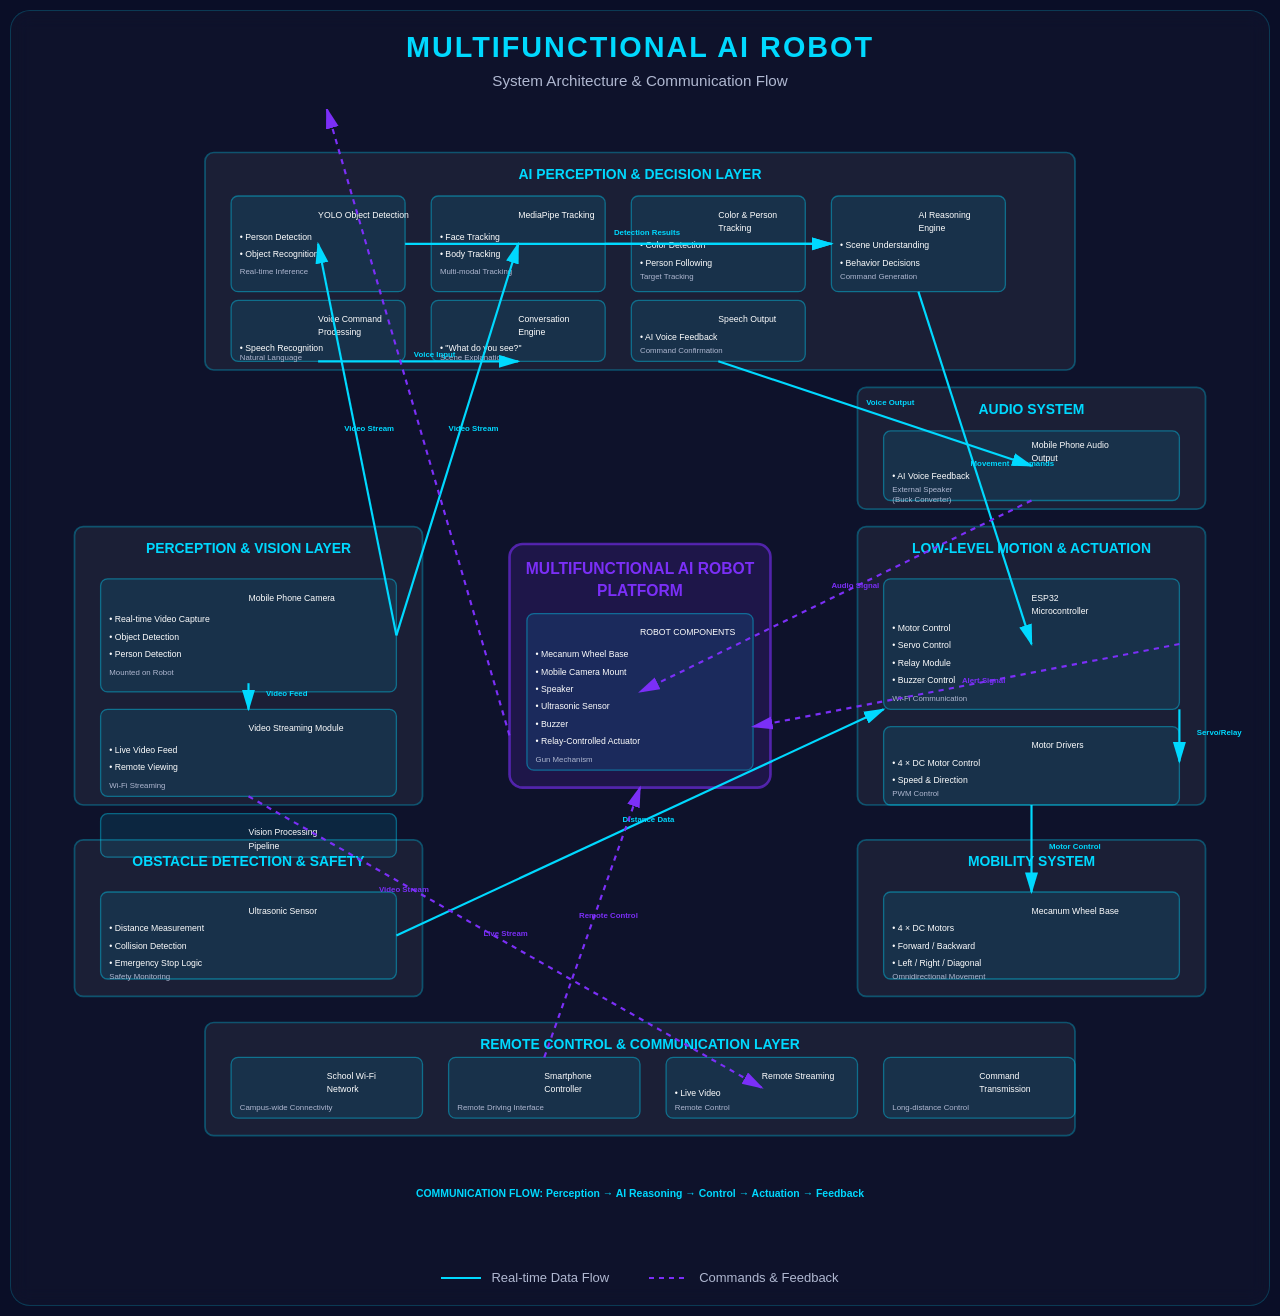
<file: multifunctional-robot-diagram.html>
<!DOCTYPE html>
<html lang="en">
<head>
    <meta charset="UTF-8">
    <meta name="viewport" content="width=device-width, initial-scale=1.0">
    <title>Multifunctional AI Robot - System Architecture</title>
    <style>
        * {
            margin: 0;
            padding: 0;
            box-sizing: border-box;
        }

        body {
            font-family: 'Segoe UI', Tahoma, Geneva, Verdana, sans-serif;
            background: #0a0e27;
            padding: 10px;
            color: #ffffff;
            margin: 0;
        }

        .diagram-container {
            max-width: 100%;
            margin: 0 auto;
            background: rgba(255, 255, 255, 0.02);
            border-radius: 20px;
            padding: 20px;
            backdrop-filter: blur(10px);
            border: 1px solid rgba(0, 217, 255, 0.2);
        }

        .diagram-title {
            text-align: center;
            font-size: 1.8rem;
            font-weight: 700;
            margin-bottom: 8px;
            color: #00d9ff;
            text-transform: uppercase;
            letter-spacing: 2px;
        }

        .diagram-subtitle {
            text-align: center;
            font-size: 0.95rem;
            color: #b0b8d1;
            margin-bottom: 20px;
        }

        svg {
            width: 100%;
            height: auto;
            display: block;
        }

        /* Layer Styles */
        .layer-box {
            fill: rgba(255, 255, 255, 0.05);
            stroke: rgba(0, 217, 255, 0.3);
            stroke-width: 2;
            rx: 10;
        }

        .layer-title {
            font-size: 16px;
            font-weight: 700;
            fill: #00d9ff;
            text-anchor: middle;
        }

        .component-box {
            fill: rgba(0, 217, 255, 0.1);
            stroke: rgba(0, 217, 255, 0.4);
            stroke-width: 1.5;
            rx: 8;
        }

        .component-text {
            font-size: 10px;
            fill: #ffffff;
            text-anchor: start;
            font-weight: 500;
        }

        .component-label {
            font-size: 9px;
            fill: #b0b8d1;
            text-anchor: start;
        }

        .robot-center {
            fill: rgba(123, 47, 247, 0.15);
            stroke: rgba(123, 47, 247, 0.6);
            stroke-width: 3;
            rx: 15;
        }

        .robot-title {
            font-size: 18px;
            font-weight: 700;
            fill: #7b2ff7;
            text-anchor: middle;
        }

        /* Arrows */
        .arrow-solid {
            stroke: #00d9ff;
            stroke-width: 2.5;
            fill: none;
            marker-end: url(#arrowhead-solid);
        }

        .arrow-dashed {
            stroke: #7b2ff7;
            stroke-width: 2.5;
            stroke-dasharray: 6,6;
            fill: none;
            marker-end: url(#arrowhead-dashed);
        }

        .arrow-label {
            font-size: 9px;
            fill: #00d9ff;
            font-weight: 600;
        }

        .arrow-label-dashed {
            font-size: 9px;
            fill: #7b2ff7;
            font-weight: 600;
        }

        /* Legend */
        .legend {
            margin-top: 30px;
            display: flex;
            justify-content: center;
            gap: 40px;
            flex-wrap: wrap;
        }

        .legend-item {
            display: flex;
            align-items: center;
            gap: 10px;
        }

        .legend-line {
            width: 40px;
            height: 2px;
            background: #00d9ff;
        }

        .legend-line-dashed {
            width: 40px;
            height: 2px;
            background: repeating-linear-gradient(to right, #7b2ff7 0, #7b2ff7 5px, transparent 5px, transparent 10px);
        }

        .legend-text {
            color: #b0b8d1;
            font-size: 13px;
        }
    </style>
</head>
<body>
    <div class="diagram-container">
        <h1 class="diagram-title">Multifunctional AI Robot</h1>
        <p class="diagram-subtitle">System Architecture & Communication Flow</p>

        <svg viewBox="0 0 1400 1300" xmlns="http://www.w3.org/2000/svg" style="max-width: 100%; height: auto;">
            <!-- Arrow Markers -->
            <defs>
                <marker id="arrowhead-solid" markerWidth="10" markerHeight="10" refX="9" refY="3" orient="auto">
                    <polygon points="0 0, 10 3, 0 6" fill="#00d9ff" />
                </marker>
                <marker id="arrowhead-dashed" markerWidth="10" markerHeight="10" refX="9" refY="3" orient="auto">
                    <polygon points="0 0, 10 3, 0 6" fill="#7b2ff7" />
                </marker>
            </defs>

            <!-- TOP: AI & INTELLIGENCE LAYER -->
            <g id="ai-layer">
                <rect x="200" y="50" width="1000" height="250" class="layer-box" />
                <text x="700" y="80" class="layer-title">AI PERCEPTION &amp; DECISION LAYER</text>
                
                <!-- YOLO Object Detection -->
                <rect x="230" y="100" width="200" height="110" class="component-box" />
                <text x="330" y="125" class="component-text" font-weight="700" text-anchor="middle" font-size="11px">YOLO Object Detection</text>
                <text x="240" y="150" class="component-text" font-size="10px">• Person Detection</text>
                <text x="240" y="170" class="component-text" font-size="10px">• Object Recognition</text>
                <text x="240" y="190" class="component-label" font-size="9px">Real-time Inference</text>
                
                <!-- MediaPipe Tracking -->
                <rect x="460" y="100" width="200" height="110" class="component-box" />
                <text x="560" y="125" class="component-text" font-weight="700" text-anchor="middle" font-size="11px">MediaPipe Tracking</text>
                <text x="470" y="150" class="component-text" font-size="10px">• Face Tracking</text>
                <text x="470" y="170" class="component-text" font-size="10px">• Body Tracking</text>
                <text x="470" y="190" class="component-label" font-size="9px">Multi-modal Tracking</text>
                
                <!-- Color & Person Tracking -->
                <rect x="690" y="100" width="200" height="110" class="component-box" />
                <text x="790" y="125" class="component-text" font-weight="700" text-anchor="middle" font-size="11px">Color &amp; Person</text>
                <text x="790" y="140" class="component-text" font-weight="700" text-anchor="middle" font-size="11px">Tracking</text>
                <text x="700" y="160" class="component-text" font-size="10px">• Color Detection</text>
                <text x="700" y="180" class="component-text" font-size="10px">• Person Following</text>
                <text x="700" y="195" class="component-label" font-size="9px">Target Tracking</text>
                
                <!-- AI Reasoning Engine -->
                <rect x="920" y="100" width="200" height="110" class="component-box" />
                <text x="1020" y="125" class="component-text" font-weight="700" text-anchor="middle" font-size="11px">AI Reasoning</text>
                <text x="1020" y="140" class="component-text" font-weight="700" text-anchor="middle" font-size="11px">Engine</text>
                <text x="930" y="160" class="component-text" font-size="10px">• Scene Understanding</text>
                <text x="930" y="180" class="component-text" font-size="10px">• Behavior Decisions</text>
                <text x="930" y="195" class="component-label" font-size="9px">Command Generation</text>
                
                <!-- Voice Command Processing -->
                <rect x="230" y="220" width="200" height="70" class="component-box" />
                <text x="330" y="245" class="component-text" font-weight="700" text-anchor="middle" font-size="11px">Voice Command</text>
                <text x="330" y="260" class="component-text" font-weight="700" text-anchor="middle" font-size="11px">Processing</text>
                <text x="240" y="278" class="component-text" font-size="10px">• Speech Recognition</text>
                <text x="240" y="288" class="component-label" font-size="9px">Natural Language</text>
                
                <!-- Conversation Engine -->
                <rect x="460" y="220" width="200" height="70" class="component-box" />
                <text x="560" y="245" class="component-text" font-weight="700" text-anchor="middle" font-size="11px">Conversation</text>
                <text x="560" y="260" class="component-text" font-weight="700" text-anchor="middle" font-size="11px">Engine</text>
                <text x="470" y="278" class="component-text" font-size="10px">• &quot;What do you see?&quot;</text>
                <text x="470" y="288" class="component-label" font-size="9px">Scene Explanation</text>
                
                <!-- Speech Output -->
                <rect x="690" y="220" width="200" height="70" class="component-box" />
                <text x="790" y="245" class="component-text" font-weight="700" text-anchor="middle" font-size="11px">Speech Output</text>
                <text x="700" y="265" class="component-text" font-size="10px">• AI Voice Feedback</text>
                <text x="700" y="280" class="component-label" font-size="9px">Command Confirmation</text>
            </g>

            <!-- TOP-RIGHT: AUDIO SYSTEM -->
            <g id="audio-layer">
                <rect x="950" y="320" width="400" height="140" class="layer-box" />
                <text x="1150" y="350" class="layer-title">AUDIO SYSTEM</text>
                
                <!-- Mobile Phone Audio -->
                <rect x="980" y="370" width="340" height="80" class="component-box" />
                <text x="1150" y="390" class="component-text" font-weight="700" text-anchor="middle" font-size="11px">Mobile Phone Audio</text>
                <text x="1150" y="405" class="component-text" font-weight="700" text-anchor="middle" font-size="11px">Output</text>
                <text x="990" y="425" class="component-text" font-size="10px">• AI Voice Feedback</text>
                <text x="990" y="440" class="component-label" font-size="9px">External Speaker</text>
                <text x="990" y="452" class="component-label" font-size="9px">(Buck Converter)</text>
            </g>

            <!-- LEFT: PERCEPTION LAYER -->
            <g id="perception-layer">
                <rect x="50" y="480" width="400" height="320" class="layer-box" />
                <text x="250" y="510" class="layer-title">PERCEPTION &amp; VISION LAYER</text>
                
                <!-- Mobile Phone Camera -->
                <rect x="80" y="540" width="340" height="130" class="component-box" />
                <text x="250" y="565" class="component-text" font-weight="700" text-anchor="middle" font-size="12px">Mobile Phone Camera</text>
                <text x="90" y="590" class="component-text" font-size="10px">• Real-time Video Capture</text>
                <text x="90" y="610" class="component-text" font-size="10px">• Object Detection</text>
                <text x="90" y="630" class="component-text" font-size="10px">• Person Detection</text>
                <text x="90" y="650" class="component-label" font-size="9px">Mounted on Robot</text>
                
                <!-- Video Streaming Module -->
                <rect x="80" y="690" width="340" height="100" class="component-box" />
                <text x="250" y="715" class="component-text" font-weight="700" text-anchor="middle" font-size="12px">Video Streaming Module</text>
                <text x="90" y="740" class="component-text" font-size="10px">• Live Video Feed</text>
                <text x="90" y="760" class="component-text" font-size="10px">• Remote Viewing</text>
                <text x="90" y="780" class="component-label" font-size="9px">Wi-Fi Streaming</text>
                
                <!-- Vision Processing -->
                <rect x="80" y="810" width="340" height="50" class="component-box" />
                <text x="250" y="835" class="component-text" font-weight="700" text-anchor="middle" font-size="11px">Vision Processing</text>
                <text x="250" y="850" class="component-text" font-weight="700" text-anchor="middle" font-size="11px">Pipeline</text>
            </g>

            <!-- RIGHT: CONTROL & ACTUATION LAYER -->
            <g id="control-layer">
                <rect x="950" y="480" width="400" height="320" class="layer-box" />
                <text x="1150" y="510" class="layer-title">LOW-LEVEL MOTION &amp; ACTUATION</text>
                
                <!-- ESP32 Microcontroller -->
                <rect x="980" y="540" width="340" height="150" class="component-box" />
                <text x="1150" y="565" class="component-text" font-weight="700" text-anchor="middle" font-size="12px">ESP32</text>
                <text x="1150" y="580" class="component-text" font-weight="700" text-anchor="middle" font-size="12px">Microcontroller</text>
                <text x="990" y="600" class="component-text" font-size="10px">• Motor Control</text>
                <text x="990" y="620" class="component-text" font-size="10px">• Servo Control</text>
                <text x="990" y="640" class="component-text" font-size="10px">• Relay Module</text>
                <text x="990" y="660" class="component-text" font-size="10px">• Buzzer Control</text>
                <text x="990" y="680" class="component-label" font-size="9px">Wi-Fi Communication</text>
                
                <!-- Motor Drivers -->
                <rect x="980" y="710" width="340" height="90" class="component-box" />
                <text x="1150" y="735" class="component-text" font-weight="700" text-anchor="middle" font-size="12px">Motor Drivers</text>
                <text x="990" y="755" class="component-text" font-size="10px">• 4 × DC Motor Control</text>
                <text x="990" y="775" class="component-text" font-size="10px">• Speed &amp; Direction</text>
                <text x="990" y="790" class="component-label" font-size="9px">PWM Control</text>
            </g>

            <!-- RIGHT-BOTTOM: MOBILITY SYSTEM -->
            <g id="mobility-layer">
                <rect x="950" y="840" width="400" height="180" class="layer-box" />
                <text x="1150" y="870" class="layer-title">MOBILITY SYSTEM</text>
                
                <!-- Mecanum Wheels -->
                <rect x="980" y="900" width="340" height="100" class="component-box" />
                <text x="1150" y="925" class="component-text" font-weight="700" text-anchor="middle" font-size="12px">Mecanum Wheel Base</text>
                <text x="990" y="945" class="component-text" font-size="10px">• 4 × DC Motors</text>
                <text x="990" y="965" class="component-text" font-size="10px">• Forward / Backward</text>
                <text x="990" y="985" class="component-text" font-size="10px">• Left / Right / Diagonal</text>
                <text x="990" y="1000" class="component-label" font-size="9px">Omnidirectional Movement</text>
            </g>

            <!-- BOTTOM: NETWORK & REMOTE CONTROL -->
            <g id="network-layer">
                <rect x="200" y="1050" width="1000" height="130" class="layer-box" />
                <text x="700" y="1080" class="layer-title">REMOTE CONTROL &amp; COMMUNICATION LAYER</text>
                
                <!-- School Wi-Fi -->
                <rect x="230" y="1090" width="220" height="70" class="component-box" />
                <text x="340" y="1115" class="component-text" font-weight="700" text-anchor="middle" font-size="11px">School Wi-Fi</text>
                <text x="340" y="1130" class="component-text" font-weight="700" text-anchor="middle" font-size="11px">Network</text>
                <text x="240" y="1150" class="component-label" font-size="9px">Campus-wide Connectivity</text>
                
                <!-- Smartphone Controller -->
                <rect x="480" y="1090" width="220" height="70" class="component-box" />
                <text x="590" y="1115" class="component-text" font-weight="700" text-anchor="middle" font-size="11px">Smartphone</text>
                <text x="590" y="1130" class="component-text" font-weight="700" text-anchor="middle" font-size="11px">Controller</text>
                <text x="490" y="1150" class="component-label" font-size="9px">Remote Driving Interface</text>
                
                <!-- Remote Streaming -->
                <rect x="730" y="1090" width="220" height="70" class="component-box" />
                <text x="840" y="1115" class="component-text" font-weight="700" text-anchor="middle" font-size="11px">Remote Streaming</text>
                <text x="740" y="1135" class="component-text" font-size="10px">• Live Video</text>
                <text x="740" y="1150" class="component-label" font-size="9px">Remote Control</text>
                
                <!-- Command Transmission -->
                <rect x="980" y="1090" width="220" height="70" class="component-box" />
                <text x="1090" y="1115" class="component-text" font-weight="700" text-anchor="middle" font-size="11px">Command</text>
                <text x="1090" y="1130" class="component-text" font-weight="700" text-anchor="middle" font-size="11px">Transmission</text>
                <text x="990" y="1150" class="component-label" font-size="9px">Long-distance Control</text>
            </g>

            <!-- BOTTOM-LEFT: SENSOR & SAFETY -->
            <g id="safety-layer">
                <rect x="50" y="840" width="400" height="180" class="layer-box" />
                <text x="250" y="870" class="layer-title">OBSTACLE DETECTION &amp; SAFETY</text>
                
                <!-- Ultrasonic Sensor -->
                <rect x="80" y="900" width="340" height="100" class="component-box" />
                <text x="250" y="925" class="component-text" font-weight="700" text-anchor="middle" font-size="12px">Ultrasonic Sensor</text>
                <text x="90" y="945" class="component-text" font-size="10px">• Distance Measurement</text>
                <text x="90" y="965" class="component-text" font-size="10px">• Collision Detection</text>
                <text x="90" y="985" class="component-text" font-size="10px">• Emergency Stop Logic</text>
                <text x="90" y="1000" class="component-label" font-size="9px">Safety Monitoring</text>
            </g>

            <!-- CENTRAL ROBOT PLATFORM -->
            <g id="robot-center">
                <rect x="550" y="500" width="300" height="280" class="robot-center" />
                <text x="700" y="535" class="robot-title">MULTIFUNCTIONAL AI ROBOT</text>
                <text x="700" y="560" class="robot-title" font-size="14px">PLATFORM</text>
                
                <!-- Robot Components -->
                <rect x="570" y="580" width="260" height="180" class="component-box" />
                <text x="700" y="605" class="component-text" font-weight="700" text-anchor="middle" font-size="12px">ROBOT COMPONENTS</text>
                
                <text x="580" y="630" class="component-text" font-size="10px">• Mecanum Wheel Base</text>
                <text x="580" y="650" class="component-text" font-size="10px">• Mobile Camera Mount</text>
                <text x="580" y="670" class="component-text" font-size="10px">• Speaker</text>
                <text x="580" y="690" class="component-text" font-size="10px">• Ultrasonic Sensor</text>
                <text x="580" y="710" class="component-text" font-size="10px">• Buzzer</text>
                <text x="580" y="730" class="component-text" font-size="10px">• Relay-Controlled Actuator</text>
                <text x="580" y="750" class="component-label" font-size="9px">Gun Mechanism</text>
            </g>

            <!-- DATA FLOW ARROWS -->
            
            <!-- Camera to YOLO/MediaPipe -->
            <line x1="420" y1="605" x2="330" y2="155" class="arrow-solid" />
            <text x="360" y="370" class="arrow-label" font-size="9px">Video Stream</text>
            
            <line x1="420" y1="605" x2="560" y2="155" class="arrow-solid" />
            <text x="480" y="370" class="arrow-label" font-size="9px">Video Stream</text>
            
            <!-- YOLO/MediaPipe to AI Reasoning -->
            <line x1="430" y1="155" x2="920" y2="155" class="arrow-solid" />
            <text x="670" y="145" class="arrow-label" font-size="9px">Detection Results</text>
            
            <line x1="660" y1="155" x2="920" y2="155" class="arrow-solid" />
            
            <!-- AI Reasoning to ESP32 -->
            <line x1="1020" y1="210" x2="1150" y2="615" class="arrow-solid" />
            <text x="1080" y="410" class="arrow-label" font-size="9px">Movement Commands</text>
            
            <!-- Voice Command to AI -->
            <line x1="330" y1="290" x2="560" y2="290" class="arrow-solid" />
            <text x="440" y="285" class="arrow-label" font-size="9px">Voice Input</text>
            
            <!-- AI to Speech Output -->
            <line x1="790" y1="290" x2="1150" y2="410" class="arrow-solid" />
            <text x="960" y="340" class="arrow-label" font-size="9px">Voice Output</text>
            
            <!-- Speech Output to Speaker (via Robot) -->
            <line x1="1150" y1="450" x2="700" y2="670" class="arrow-dashed" />
            <text x="920" y="550" class="arrow-label-dashed" font-size="9px">Audio Signal</text>
            
            <!-- ESP32 to Motors -->
            <line x1="1150" y1="800" x2="1150" y2="900" class="arrow-solid" />
            <text x="1170" y="850" class="arrow-label" font-size="9px">Motor Control</text>
            
            <!-- ESP32 to Servo/Relay -->
            <line x1="1320" y1="690" x2="1320" y2="750" class="arrow-solid" />
            <text x="1340" y="720" class="arrow-label" font-size="9px">Servo/Relay</text>
            
            <!-- Ultrasonic to ESP32 -->
            <line x1="420" y1="950" x2="980" y2="690" class="arrow-solid" />
            <text x="680" y="820" class="arrow-label" font-size="9px">Distance Data</text>
            
            <!-- ESP32 to Buzzer (via Robot) -->
            <line x1="1320" y1="615" x2="830" y2="710" class="arrow-dashed" />
            <text x="1070" y="660" class="arrow-label-dashed" font-size="9px">Alert Signal</text>
            
            <!-- Wi-Fi to Robot -->
            <line x1="590" y1="1090" x2="700" y2="780" class="arrow-dashed" />
            <text x="630" y="930" class="arrow-label-dashed" font-size="9px">Remote Control</text>
            
            <!-- Robot to Wi-Fi (Video Stream) -->
            <line x1="550" y1="720" x2="340" y1="1090" class="arrow-dashed" />
            <text x="400" y="900" class="arrow-label-dashed" font-size="9px">Video Stream</text>
            
            <!-- Camera to Streaming -->
            <line x1="250" y1="660" x2="250" y2="690" class="arrow-solid" />
            <text x="270" y="675" class="arrow-label" font-size="9px">Video Feed</text>
            
            <!-- Streaming to Network -->
            <line x1="250" y1="790" x2="840" y2="1125" class="arrow-dashed" />
            <text x="520" y="950" class="arrow-label-dashed" font-size="9px">Live Stream</text>

            <!-- Bottom Flow Label -->
            <text x="700" y="1250" font-size="12" fill="#00d9ff" text-anchor="middle" font-weight="700">
                COMMUNICATION FLOW: Perception → AI Reasoning → Control → Actuation → Feedback
            </text>
        </svg>

        <!-- Legend -->
        <div class="legend">
            <div class="legend-item">
                <div class="legend-line"></div>
                <span class="legend-text">Real-time Data Flow</span>
            </div>
            <div class="legend-item">
                <div class="legend-line-dashed"></div>
                <span class="legend-text">Commands &amp; Feedback</span>
            </div>
        </div>
    </div>
</body>
</html>
</file>
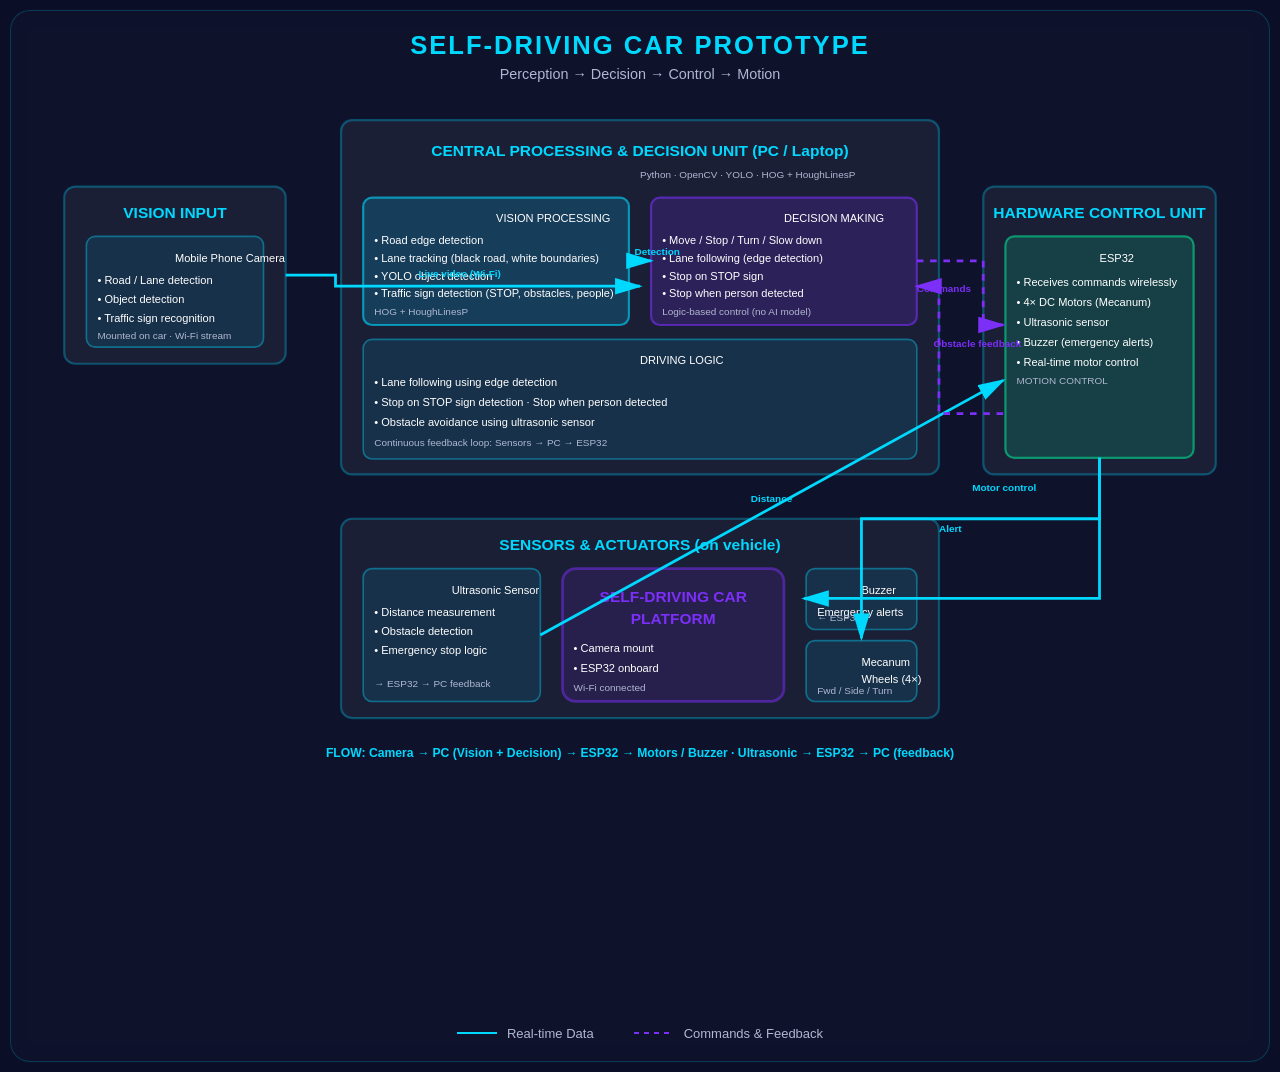
<file: self-driving-car-diagram.html>
<!DOCTYPE html>
<html lang="en">
<head>
    <meta charset="UTF-8">
    <meta name="viewport" content="width=device-width, initial-scale=1.0">
    <title>Self-Driving Car - System Architecture</title>
    <style>
        * { margin: 0; padding: 0; box-sizing: border-box; }
        body {
            font-family: 'Segoe UI', Tahoma, Geneva, Verdana, sans-serif;
            background: #0a0e27;
            padding: 10px;
            color: #ffffff;
        }
        .diagram-container {
            max-width: 100%;
            margin: 0 auto;
            background: rgba(255, 255, 255, 0.02);
            border-radius: 20px;
            padding: 20px;
            backdrop-filter: blur(10px);
            border: 1px solid rgba(0, 217, 255, 0.2);
        }
        .diagram-title {
            text-align: center;
            font-size: 1.6rem;
            font-weight: 700;
            margin-bottom: 6px;
            color: #00d9ff;
            text-transform: uppercase;
            letter-spacing: 2px;
        }
        .diagram-subtitle {
            text-align: center;
            font-size: 0.9rem;
            color: #b0b8d1;
            margin-bottom: 16px;
        }
        svg { width: 100%; height: auto; display: block; }
        .layer-box {
            fill: rgba(255, 255, 255, 0.05);
            stroke: rgba(0, 217, 255, 0.3);
            stroke-width: 2;
            rx: 10;
        }
        .layer-title { font-size: 14px; font-weight: 700; fill: #00d9ff; text-anchor: middle; }
        .component-box {
            fill: rgba(0, 217, 255, 0.1);
            stroke: rgba(0, 217, 255, 0.4);
            stroke-width: 1.5;
            rx: 8;
        }
        .highlight-vision { fill: rgba(0, 200, 255, 0.18); stroke: rgba(0, 217, 255, 0.6); stroke-width: 2; rx: 8; }
        .highlight-decision { fill: rgba(123, 47, 247, 0.18); stroke: rgba(123, 47, 247, 0.6); stroke-width: 2; rx: 8; }
        .highlight-motion { fill: rgba(0, 255, 160, 0.15); stroke: rgba(0, 255, 160, 0.5); stroke-width: 2; rx: 8; }
        .component-text { font-size: 10px; fill: #ffffff; text-anchor: start; font-weight: 500; }
        .component-label { font-size: 9px; fill: #b0b8d1; text-anchor: start; }
        .car-center {
            fill: rgba(123, 47, 247, 0.12);
            stroke: rgba(123, 47, 247, 0.5);
            stroke-width: 2.5;
            rx: 12;
        }
        .car-title { font-size: 14px; font-weight: 700; fill: #7b2ff7; text-anchor: middle; }
        .arrow-solid { stroke: #00d9ff; stroke-width: 2.5; fill: none; marker-end: url(#arrowhead-solid); }
        .arrow-dashed { stroke: #7b2ff7; stroke-width: 2.5; stroke-dasharray: 6,6; fill: none; marker-end: url(#arrowhead-dashed); }
        .arrow-label { font-size: 9px; fill: #00d9ff; font-weight: 600; }
        .arrow-label-dashed { font-size: 9px; fill: #7b2ff7; font-weight: 600; }
        .legend { margin-top: 20px; display: flex; justify-content: center; gap: 40px; flex-wrap: wrap; }
        .legend-item { display: flex; align-items: center; gap: 10px; }
        .legend-line { width: 40px; height: 2px; background: #00d9ff; }
        .legend-line-dashed { width: 40px; height: 2px; background: repeating-linear-gradient(to right, #7b2ff7 0, #7b2ff7 5px, transparent 5px, transparent 10px); }
        .legend-text { color: #b0b8d1; font-size: 13px; }
    </style>
</head>
<body>
    <div class="diagram-container">
        <h1 class="diagram-title">Self-Driving Car Prototype</h1>
        <p class="diagram-subtitle">Perception → Decision → Control → Motion</p>

        <svg viewBox="0 0 1100 820" xmlns="http://www.w3.org/2000/svg">
            <defs>
                <marker id="arrowhead-solid" markerWidth="10" markerHeight="10" refX="9" refY="3" orient="auto">
                    <polygon points="0 0, 10 3, 0 6" fill="#00d9ff" />
                </marker>
                <marker id="arrowhead-dashed" markerWidth="10" markerHeight="10" refX="9" refY="3" orient="auto">
                    <polygon points="0 0, 10 3, 0 6" fill="#7b2ff7" />
                </marker>
            </defs>

            <!-- LEFT: MOBILE PHONE CAMERA (Vision Input) -->
            <g id="vision-input">
                <rect x="30" y="80" width="200" height="160" class="layer-box" />
                <text x="130" y="108" class="layer-title">VISION INPUT</text>
                <rect x="50" y="125" width="160" height="100" class="component-box" />
                <text x="130" y="148" class="component-text" font-weight="700" text-anchor="middle" font-size="11px">Mobile Phone Camera</text>
                <text x="60" y="168" class="component-text" font-size="10px">• Road / Lane detection</text>
                <text x="60" y="185" class="component-text" font-size="10px">• Object detection</text>
                <text x="60" y="202" class="component-text" font-size="10px">• Traffic sign recognition</text>
                <text x="60" y="218" class="component-label" font-size="9px">Mounted on car · Wi-Fi stream</text>
            </g>

            <!-- CENTER-TOP: PC/LAPTOP (Central Processing & Decision Unit) -->
            <g id="pc-brain">
                <rect x="280" y="20" width="540" height="320" class="layer-box" />
                <text x="550" y="52" class="layer-title">CENTRAL PROCESSING &amp; DECISION UNIT (PC / Laptop)</text>
                <text x="550" y="72" class="component-label" text-anchor="middle" font-size="9px">Python · OpenCV · YOLO · HOG + HoughLinesP</text>

                <!-- Vision Processing (highlighted) -->
                <rect x="300" y="90" width="240" height="115" class="highlight-vision" />
                <text x="420" y="112" class="component-text" font-weight="700" text-anchor="middle" font-size="11px" fill="#00d9ff">VISION PROCESSING</text>
                <text x="310" y="132" class="component-text" font-size="10px">• Road edge detection</text>
                <text x="310" y="148" class="component-text" font-size="10px">• Lane tracking (black road, white boundaries)</text>
                <text x="310" y="164" class="component-text" font-size="10px">• YOLO object detection</text>
                <text x="310" y="180" class="component-text" font-size="10px">• Traffic sign detection (STOP, obstacles, people)</text>
                <text x="310" y="196" class="component-label" font-size="9px">HOG + HoughLinesP</text>

                <!-- Decision Making (highlighted) -->
                <rect x="560" y="90" width="240" height="115" class="highlight-decision" />
                <text x="680" y="112" class="component-text" font-weight="700" text-anchor="middle" font-size="11px" fill="#b88aff">DECISION MAKING</text>
                <text x="570" y="132" class="component-text" font-size="10px">• Move / Stop / Turn / Slow down</text>
                <text x="570" y="148" class="component-text" font-size="10px">• Lane following (edge detection)</text>
                <text x="570" y="164" class="component-text" font-size="10px">• Stop on STOP sign</text>
                <text x="570" y="180" class="component-text" font-size="10px">• Stop when person detected</text>
                <text x="570" y="196" class="component-label" font-size="9px">Logic-based control (no AI model)</text>

                <!-- Driving logic summary -->
                <rect x="300" y="218" width="500" height="108" class="component-box" />
                <text x="550" y="240" class="component-text" font-weight="700" text-anchor="middle" font-size="10px">DRIVING LOGIC</text>
                <text x="310" y="260" class="component-text" font-size="10px">• Lane following using edge detection</text>
                <text x="310" y="278" class="component-text" font-size="10px">• Stop on STOP sign detection · Stop when person detected</text>
                <text x="310" y="296" class="component-text" font-size="10px">• Obstacle avoidance using ultrasonic sensor</text>
                <text x="310" y="314" class="component-label" font-size="9px">Continuous feedback loop: Sensors → PC → ESP32</text>
            </g>

            <!-- RIGHT: ESP32 (Hardware Control Unit) -->
            <g id="esp32">
                <rect x="860" y="80" width="210" height="260" class="layer-box" />
                <text x="965" y="108" class="layer-title">HARDWARE CONTROL UNIT</text>
                <rect x="880" y="125" width="170" height="200" class="highlight-motion" />
                <text x="965" y="148" class="component-text" font-weight="700" text-anchor="middle" font-size="12px" fill="#00ffa0">ESP32</text>
                <text x="890" y="170" class="component-text" font-size="10px">• Receives commands wirelessly</text>
                <text x="890" y="188" class="component-text" font-size="10px">• 4× DC Motors (Mecanum)</text>
                <text x="890" y="206" class="component-text" font-size="10px">• Ultrasonic sensor</text>
                <text x="890" y="224" class="component-text" font-size="10px">• Buzzer (emergency alerts)</text>
                <text x="890" y="242" class="component-text" font-size="10px">• Real-time motor control</text>
                <text x="890" y="258" class="component-label" font-size="9px">MOTION CONTROL</text>
            </g>

            <!-- BOTTOM: Car platform + Sensors & Actuators -->
            <g id="car-platform">
                <rect x="280" y="380" width="540" height="180" class="layer-box" />
                <text x="550" y="408" class="layer-title">SENSORS &amp; ACTUATORS (on vehicle)</text>

                <!-- Ultrasonic -->
                <rect x="300" y="425" width="160" height="120" class="component-box" />
                <text x="380" y="448" class="component-text" font-weight="700" text-anchor="middle" font-size="11px">Ultrasonic Sensor</text>
                <text x="310" y="468" class="component-text" font-size="10px">• Distance measurement</text>
                <text x="310" y="485" class="component-text" font-size="10px">• Obstacle detection</text>
                <text x="310" y="502" class="component-text" font-size="10px">• Emergency stop logic</text>
                <text x="310" y="532" class="component-label" font-size="9px">→ ESP32 → PC feedback</text>

                <!-- Car (center) -->
                <rect x="480" y="425" width="200" height="120" class="car-center" />
                <text x="580" y="455" class="car-title">SELF-DRIVING CAR</text>
                <text x="580" y="475" class="car-title" font-size="11px">PLATFORM</text>
                <text x="490" y="500" class="component-text" font-size="10px">• Camera mount</text>
                <text x="490" y="518" class="component-text" font-size="10px">• ESP32 onboard</text>
                <text x="490" y="536" class="component-label" font-size="9px">Wi-Fi connected</text>

                <!-- Buzzer -->
                <rect x="700" y="425" width="100" height="55" class="component-box" />
                <text x="750" y="448" class="component-text" font-weight="700" text-anchor="middle" font-size="10px">Buzzer</text>
                <text x="710" y="468" class="component-text" font-size="9px">Emergency alerts</text>
                <text x="710" y="472" class="component-label" font-size="9px">← ESP32</text>

                <!-- Mecanum Wheels -->
                <rect x="700" y="490" width="100" height="55" class="component-box" />
                <text x="750" y="513" class="component-text" font-weight="700" text-anchor="middle" font-size="10px">Mecanum</text>
                <text x="750" y="528" class="component-text" font-weight="700" text-anchor="middle" font-size="10px">Wheels (4×)</text>
                <text x="710" y="538" class="component-label" font-size="9px">Fwd / Side / Turn</text>
            </g>

            <!-- DATA FLOW ARROWS -->

            <!-- Camera → PC (video over Wi-Fi) -->
            <path d="M 230 160 L 275 160 L 275 170 L 550 170" class="arrow-solid" />
            <text x="350" y="162" class="arrow-label">Live video (Wi-Fi)</text>

            <!-- PC Vision → Decision (internal) -->
            <line x1="540" y1="147" x2="560" y2="147" class="arrow-solid" />
            <text x="545" y="142" class="arrow-label" font-size="8px">Detection</text>

            <!-- Decision → ESP32 (wireless commands) -->
            <path d="M 800 147 L 860 147 L 860 205 L 878 205" class="arrow-dashed" />
            <text x="800" y="175" class="arrow-label-dashed">Commands</text>

            <!-- ESP32 → Motors (Mecanum) -->
            <path d="M 965 325 L 965 380 L 750 380 L 750 488" class="arrow-solid" />
            <text x="850" y="355" class="arrow-label">Motor control</text>

            <!-- Ultrasonic → ESP32 -->
            <path d="M 460 485 L 878 255" class="arrow-solid" />
            <text x="650" y="365" class="arrow-label">Distance</text>

            <!-- ESP32 → PC (obstacle feedback) -->
            <path d="M 878 285 L 820 285 L 820 170 L 800 170" class="arrow-dashed" />
            <text x="815" y="225" class="arrow-label-dashed">Obstacle feedback</text>

            <!-- ESP32 → Buzzer -->
            <path d="M 965 325 L 965 452 L 698 452" class="arrow-solid" />
            <text x="820" y="392" class="arrow-label" font-size="8px">Alert</text>

            <!-- Bottom flow label -->
            <text x="550" y="595" font-size="11" fill="#00d9ff" text-anchor="middle" font-weight="700">
                FLOW: Camera → PC (Vision + Decision) → ESP32 → Motors / Buzzer · Ultrasonic → ESP32 → PC (feedback)
            </text>
        </svg>

        <div class="legend">
            <div class="legend-item"><div class="legend-line"></div><span class="legend-text">Real-time Data</span></div>
            <div class="legend-item"><div class="legend-line-dashed"></div><span class="legend-text">Commands &amp; Feedback</span></div>
        </div>
    </div>
</body>
</html>
</file>
